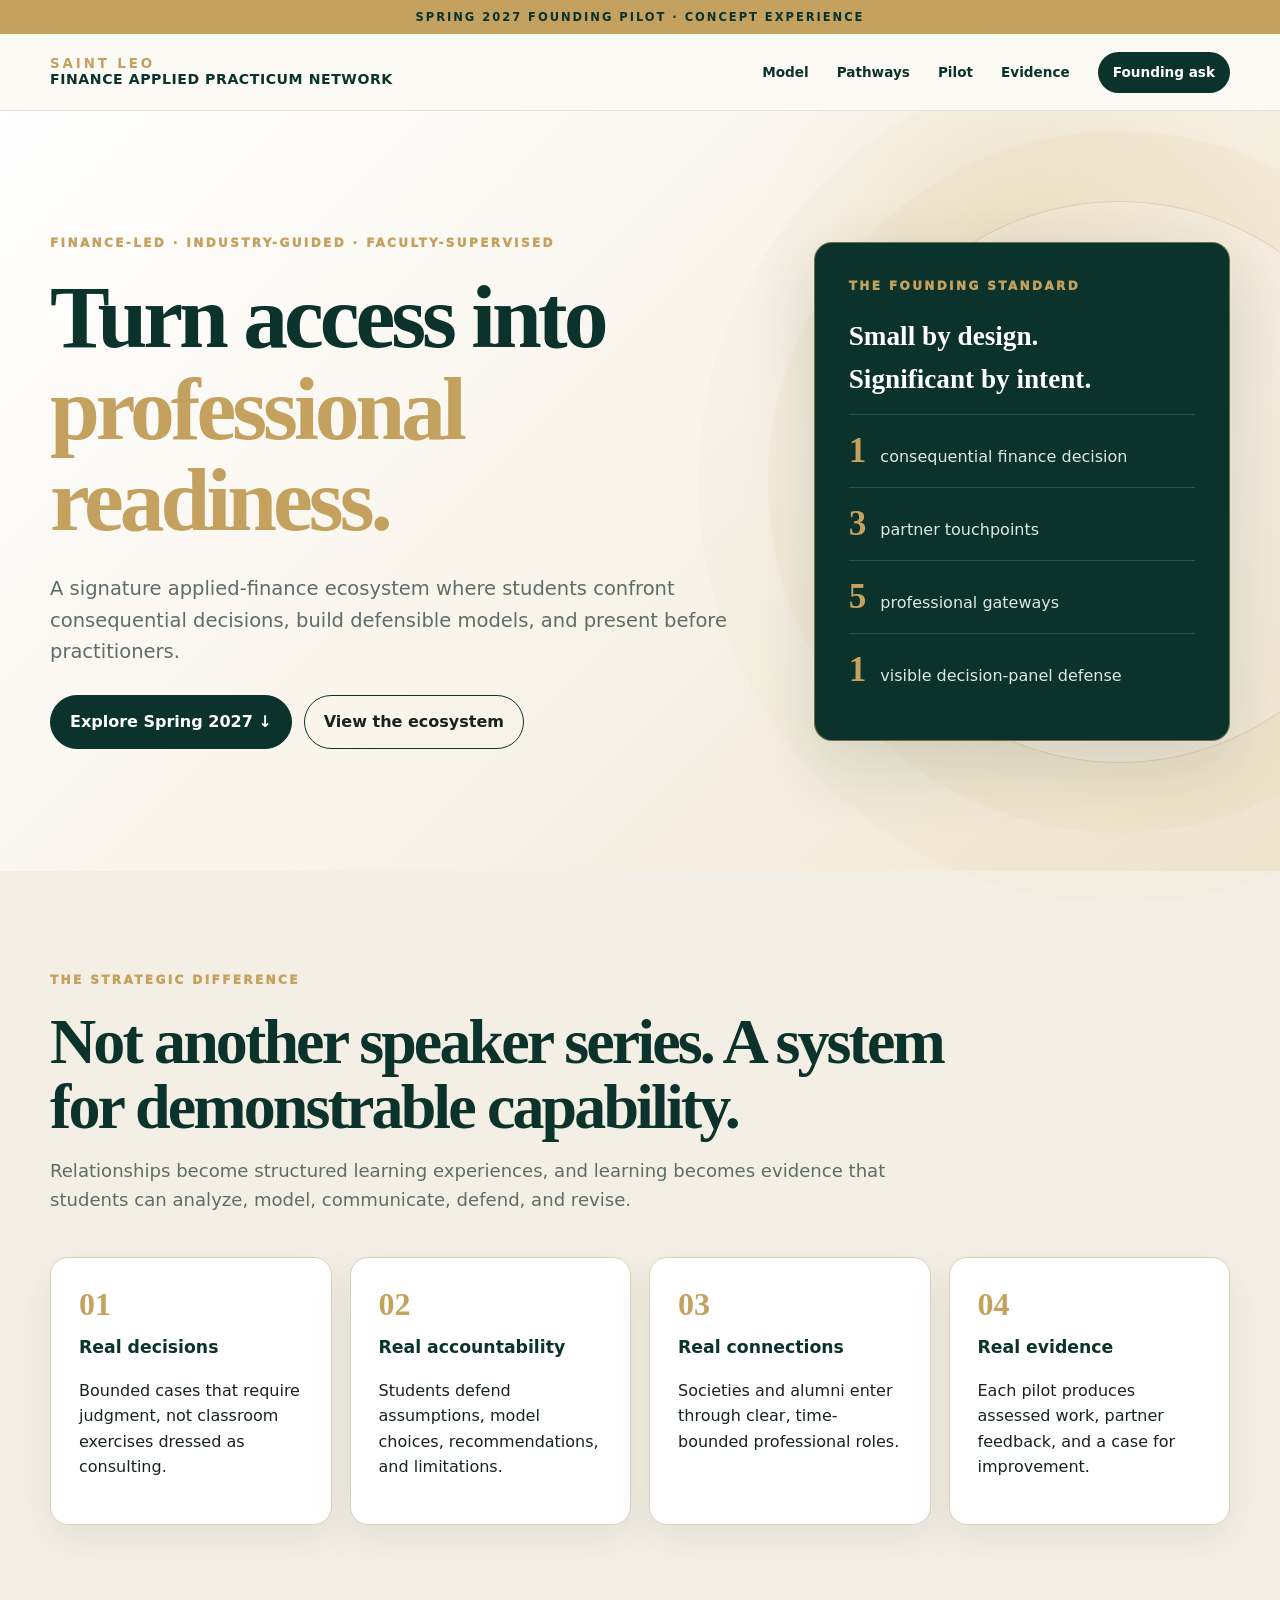
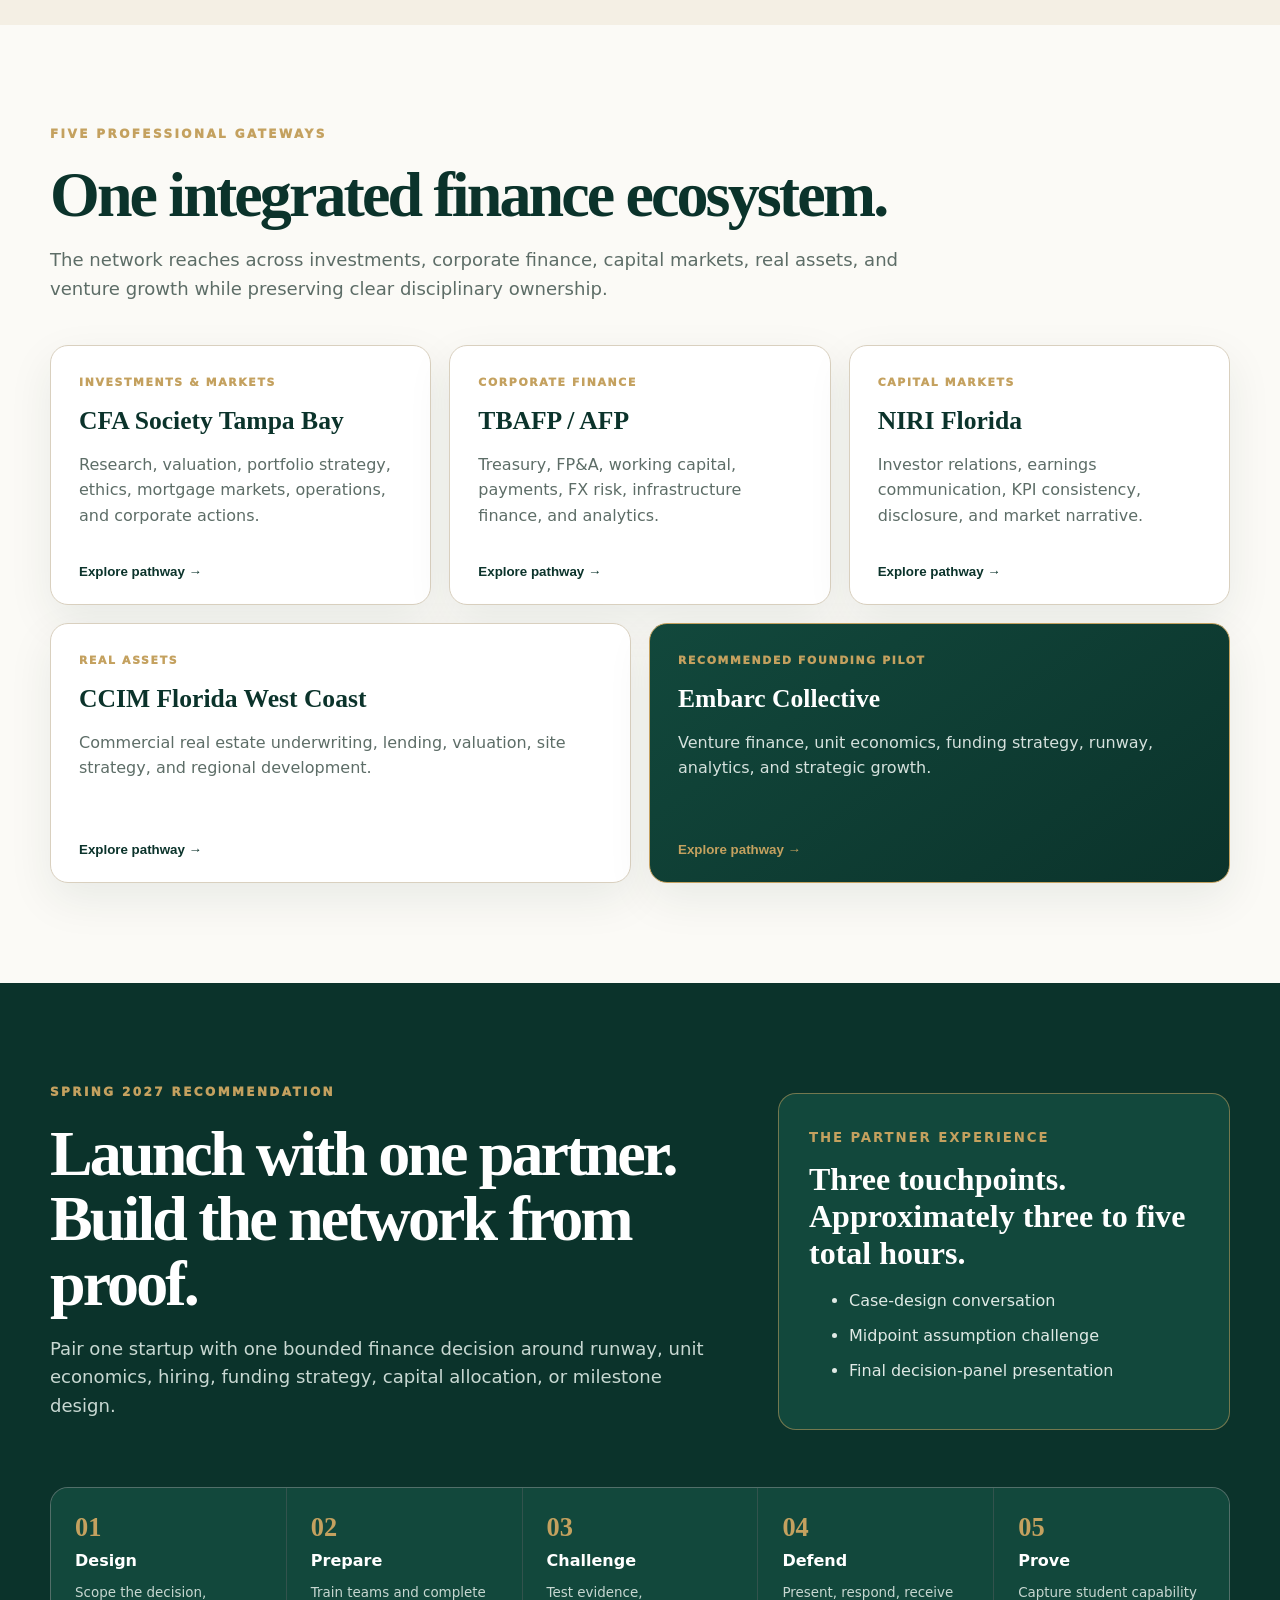
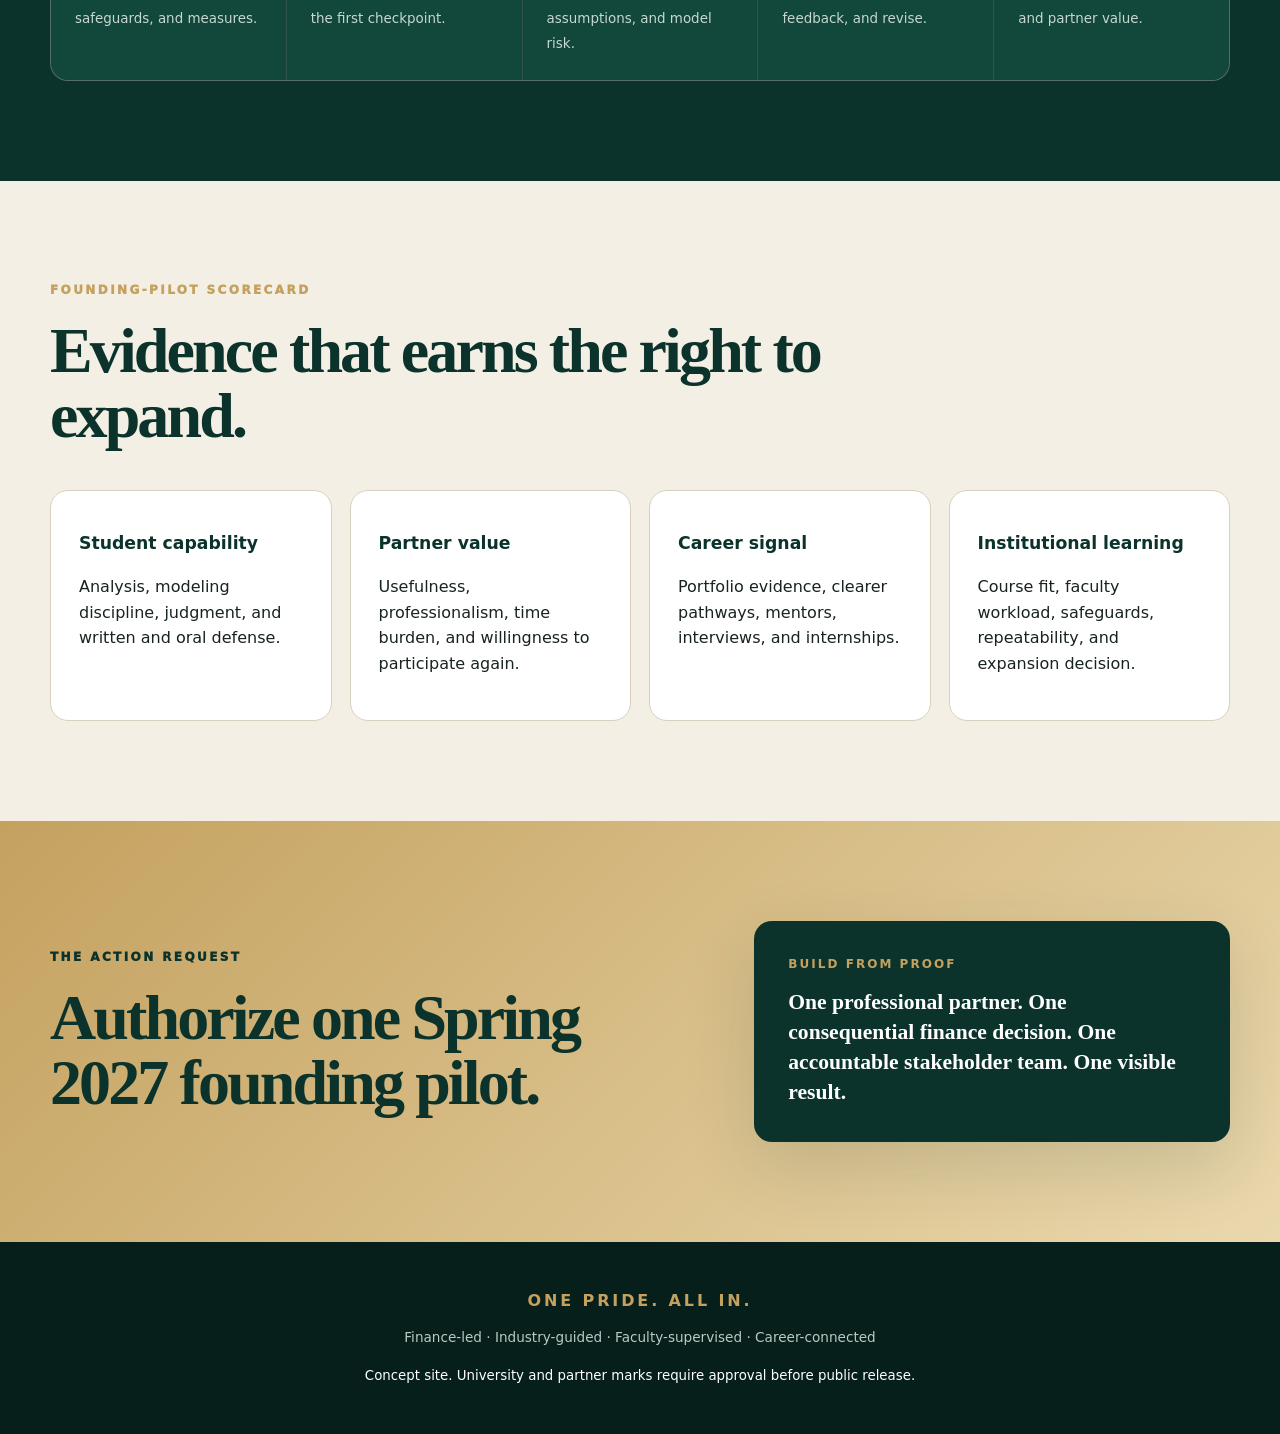
<file: index.html>
<!doctype html>
<html lang="en">
<head>
<meta charset="utf-8"><meta name="viewport" content="width=device-width,initial-scale=1"><meta name="theme-color" content="#0a2d26">
<title>Saint Leo Finance Applied Practicum Network</title>
<meta name="description" content="Spring 2027 founding pilot for the Saint Leo Finance Applied Practicum Network.">
<style>
:root{--forest:#0b332b;--forest2:#12483c;--forest3:#1d6553;--gold:#c4a15f;--gold2:#ead8ad;--cream:#f4efe4;--paper:#fbfaf6;--ink:#17231f;--slate:#5d6d67;--line:#d9d0bf;--white:#fff;--shadow:0 24px 70px rgba(11,51,43,.14);--radius:18px}*{box-sizing:border-box}html{scroll-behavior:smooth}body{margin:0;color:var(--ink);background:var(--paper);font:16px/1.6 Inter,ui-sans-serif,system-ui,-apple-system,"Segoe UI",sans-serif;overflow-x:hidden}a{color:inherit}.shell{width:min(1180px,calc(100% - 40px));margin:auto}.topbar{background:var(--gold);color:var(--forest);text-align:center;padding:8px 18px;font-size:.72rem;font-weight:900;letter-spacing:.17em}.nav{position:sticky;top:0;z-index:50;background:rgba(251,250,246,.9);backdrop-filter:blur(18px);border-bottom:1px solid rgba(11,51,43,.1)}.nav .shell{height:76px;display:flex;align-items:center;justify-content:space-between}.brand{text-decoration:none;display:grid;line-height:1.1}.brand small{color:var(--gold);font-weight:900;letter-spacing:.22em}.brand strong{color:var(--forest);font-size:.88rem;letter-spacing:.04em}.links{display:flex;gap:28px;align-items:center}.links a{text-decoration:none;color:var(--forest);font-size:.85rem;font-weight:800}.links .pill{background:var(--forest);color:#fff;padding:10px 15px;border-radius:999px}.hero{position:relative;min-height:760px;display:grid;align-items:center;background:radial-gradient(circle at 80% 22%,rgba(196,161,95,.22),transparent 23%),linear-gradient(135deg,#fff 0,#f8f3e9 55%,#efe5d1 100%);isolation:isolate}.hero:before{content:"";position:absolute;right:-120px;top:90px;width:560px;height:560px;border:1px solid rgba(196,161,95,.35);border-radius:50%;box-shadow:0 0 0 70px rgba(196,161,95,.06),0 0 0 140px rgba(196,161,95,.035);z-index:-1}.hero-grid{display:grid;grid-template-columns:1.25fr .75fr;gap:70px;align-items:center;padding:90px 0}.eyebrow{color:var(--gold);font-size:.75rem;letter-spacing:.2em;font-weight:950;margin-bottom:18px}.hero h1,.section h2,.final h2{font-family:Georgia,serif;letter-spacing:-.045em;line-height:1.02;margin:0;color:var(--forest)}.hero h1{font-size:clamp(3.5rem,7vw,6.7rem)}.hero h1 em{font-style:normal;color:var(--gold)}.lede{font-size:1.22rem;color:var(--slate);max-width:760px;margin:28px 0}.buttons{display:flex;flex-wrap:wrap;gap:12px}.btn{display:inline-flex;align-items:center;gap:9px;text-decoration:none;border-radius:999px;padding:13px 19px;font-weight:850;border:1px solid var(--forest)}.btn.primary{background:var(--forest);color:#fff}.btn:hover{transform:translateY(-2px)}.hero-panel{background:var(--forest);color:#fff;border-radius:var(--radius);padding:34px;box-shadow:var(--shadow);border:1px solid rgba(196,161,95,.55)}.hero-panel h3{font-family:Georgia,serif;font-size:1.7rem;margin:0 0 12px;color:#fff}.metric{display:flex;align-items:baseline;gap:14px;padding:16px 0;border-top:1px solid rgba(255,255,255,.14)}.metric strong{font:700 2.2rem Georgia;color:var(--gold)}.metric span{color:#dce8e4}.section{padding:100px 0}.section.alt{background:var(--cream)}.section.dark{background:var(--forest);color:#fff}.section h2,.final h2{font-size:clamp(2.6rem,5vw,4.8rem);max-width:930px}.section.dark h2{color:#fff}.intro{font-size:1.13rem;color:var(--slate);max-width:850px}.section.dark .intro{color:#c8d8d2}.promise-grid,.score-grid{display:grid;grid-template-columns:repeat(4,1fr);gap:18px;margin-top:42px}.card{background:#fff;border:1px solid var(--line);border-radius:var(--radius);padding:28px;box-shadow:0 14px 40px rgba(11,51,43,.08);transition:.25s}.card:hover{transform:translateY(-5px);box-shadow:var(--shadow)}.card .num{font:700 2rem Georgia;color:var(--gold)}.card h3{color:var(--forest);margin:11px 0 7px;font-size:1.08rem}.path-grid{display:grid;grid-template-columns:repeat(12,1fr);gap:18px;margin-top:42px}.path{grid-column:span 4;min-height:260px;position:relative;overflow:hidden;background:#fff;border:1px solid var(--line);border-radius:var(--radius);padding:28px;box-shadow:0 16px 45px rgba(11,51,43,.08)}.path:nth-child(4),.path:nth-child(5){grid-column:span 6}.path.featured{background:linear-gradient(145deg,var(--forest2),var(--forest));color:#fff;border-color:var(--gold)}.tag{font-size:.68rem;letter-spacing:.15em;color:var(--gold);font-weight:950}.path h3{font:700 1.6rem Georgia;color:var(--forest);margin:14px 0 8px}.path.featured h3{color:#fff}.path p{color:var(--slate)}.path.featured p{color:#d5e1dd}.path button{position:absolute;bottom:25px;left:28px;border:0;background:none;color:var(--forest);font-weight:900;padding:0;cursor:pointer}.path.featured button{color:var(--gold)}.pilot-banner{display:grid;grid-template-columns:1.2fr .8fr;gap:50px;align-items:center}.decision{background:var(--forest2);border:1px solid rgba(196,161,95,.55);border-radius:var(--radius);padding:30px}.decision small{color:var(--gold);font-weight:900;letter-spacing:.14em}.decision h3{font:700 2rem Georgia;margin:12px 0}.decision li{margin:9px 0;color:#e0eae6}.timeline{display:grid;grid-template-columns:repeat(5,1fr);gap:1px;background:rgba(255,255,255,.16);margin-top:48px;border:1px solid rgba(255,255,255,.16);border-radius:var(--radius);overflow:hidden}.step{background:var(--forest2);padding:24px}.step b{display:block;color:var(--gold);font:700 1.65rem Georgia}.step strong{display:block;margin:5px 0}.step span{font-size:.84rem;color:#c7d7d1}.score-grid .card{box-shadow:none}.final{padding:100px 0;background:linear-gradient(135deg,var(--gold),#ead8ad)}.final-grid{display:grid;grid-template-columns:1fr .75fr;gap:70px;align-items:center}.ask{background:var(--forest);color:#fff;border-radius:var(--radius);padding:34px;box-shadow:var(--shadow)}.ask strong{display:block;color:var(--gold);font-size:.75rem;letter-spacing:.17em;margin-bottom:12px}.ask p{font:700 1.35rem/1.4 Georgia;margin:0}.footer{background:#061f1a;color:#fff;padding:46px 0;text-align:center}.footer b{color:var(--gold);letter-spacing:.18em}.footer p{color:#b9cac4;font-size:.85rem}.modal{border:0;border-radius:var(--radius);padding:0;max-width:720px;width:calc(100% - 30px);box-shadow:0 35px 100px rgba(0,0,0,.35)}.modal::backdrop{background:rgba(4,24,20,.72);backdrop-filter:blur(6px)}.modal-inner{padding:34px;background:var(--paper)}.modal-head{display:flex;justify-content:space-between;gap:20px}.modal h3{font:700 2rem Georgia;color:var(--forest);margin:0}.close{border:0;background:var(--cream);border-radius:50%;width:38px;height:38px;font-size:1.2rem;cursor:pointer}.modal-list{display:grid;grid-template-columns:1fr 1fr;gap:14px;margin:24px 0}.modal-list div{background:#fff;border:1px solid var(--line);padding:17px;border-radius:12px}.modal-list b{display:block;color:var(--gold);font-size:.72rem;letter-spacing:.1em}.reveal{opacity:0;transform:translateY(22px);transition:.7s ease}.reveal.visible{opacity:1;transform:none}@media(max-width:900px){.links{display:none}.hero-grid,.pilot-banner,.final-grid{grid-template-columns:1fr}.hero{min-height:auto}.promise-grid,.score-grid{grid-template-columns:1fr 1fr}.path{grid-column:span 6!important}.timeline{grid-template-columns:1fr 1fr}.hero-panel{max-width:580px}}@media(max-width:620px){.shell{width:min(100% - 26px,1180px)}.hero-grid{padding:65px 0}.hero h1{font-size:3.15rem}.section,.final{padding:70px 0}.promise-grid,.score-grid,.timeline{grid-template-columns:1fr}.path{grid-column:span 12!important}.modal-list{grid-template-columns:1fr}.topbar{letter-spacing:.09em}}
</style>
</head>
<body>
<div class="topbar">SPRING 2027 FOUNDING PILOT · CONCEPT EXPERIENCE</div>
<header class="nav"><div class="shell"><a class="brand" href="#top"><small>SAINT LEO</small><strong>FINANCE APPLIED PRACTICUM NETWORK</strong></a><nav class="links"><a href="#model">Model</a><a href="#pathways">Pathways</a><a href="#pilot">Pilot</a><a href="#evidence">Evidence</a><a class="pill" href="#action">Founding ask</a></nav></div></header>
<main id="top">
<section class="hero"><div class="shell hero-grid"><div><div class="eyebrow">FINANCE-LED · INDUSTRY-GUIDED · FACULTY-SUPERVISED</div><h1>Turn access into <em>professional readiness.</em></h1><p class="lede">A signature applied-finance ecosystem where students confront consequential decisions, build defensible models, and present before practitioners.</p><div class="buttons"><a class="btn primary" href="#pilot">Explore Spring 2027 ↓</a><a class="btn" href="#pathways">View the ecosystem</a></div></div><aside class="hero-panel"><div class="eyebrow">THE FOUNDING STANDARD</div><h3>Small by design.<br>Significant by intent.</h3><div class="metric"><strong>1</strong><span>consequential finance decision</span></div><div class="metric"><strong>3</strong><span>partner touchpoints</span></div><div class="metric"><strong>5</strong><span>professional gateways</span></div><div class="metric"><strong>1</strong><span>visible decision-panel defense</span></div></aside></div></section>
<section id="model" class="section alt"><div class="shell reveal"><div class="eyebrow">THE STRATEGIC DIFFERENCE</div><h2>Not another speaker series. A system for demonstrable capability.</h2><p class="intro">Relationships become structured learning experiences, and learning becomes evidence that students can analyze, model, communicate, defend, and revise.</p><div class="promise-grid"><article class="card"><span class="num">01</span><h3>Real decisions</h3><p>Bounded cases that require judgment, not classroom exercises dressed as consulting.</p></article><article class="card"><span class="num">02</span><h3>Real accountability</h3><p>Students defend assumptions, model choices, recommendations, and limitations.</p></article><article class="card"><span class="num">03</span><h3>Real connections</h3><p>Societies and alumni enter through clear, time-bounded professional roles.</p></article><article class="card"><span class="num">04</span><h3>Real evidence</h3><p>Each pilot produces assessed work, partner feedback, and a case for improvement.</p></article></div></div></section>
<section id="pathways" class="section"><div class="shell reveal"><div class="eyebrow">FIVE PROFESSIONAL GATEWAYS</div><h2>One integrated finance ecosystem.</h2><p class="intro">The network reaches across investments, corporate finance, capital markets, real assets, and venture growth while preserving clear disciplinary ownership.</p><div class="path-grid">
<article class="path"><div class="tag">INVESTMENTS & MARKETS</div><h3>CFA Society Tampa Bay</h3><p>Research, valuation, portfolio strategy, ethics, mortgage markets, operations, and corporate actions.</p><button data-path="cfa">Explore pathway →</button></article>
<article class="path"><div class="tag">CORPORATE FINANCE</div><h3>TBAFP / AFP</h3><p>Treasury, FP&amp;A, working capital, payments, FX risk, infrastructure finance, and analytics.</p><button data-path="tbafp">Explore pathway →</button></article>
<article class="path"><div class="tag">CAPITAL MARKETS</div><h3>NIRI Florida</h3><p>Investor relations, earnings communication, KPI consistency, disclosure, and market narrative.</p><button data-path="niri">Explore pathway →</button></article>
<article class="path"><div class="tag">REAL ASSETS</div><h3>CCIM Florida West Coast</h3><p>Commercial real estate underwriting, lending, valuation, site strategy, and regional development.</p><button data-path="ccim">Explore pathway →</button></article>
<article class="path featured"><div class="tag">RECOMMENDED FOUNDING PILOT</div><h3>Embarc Collective</h3><p>Venture finance, unit economics, funding strategy, runway, analytics, and strategic growth.</p><button data-path="embarc">Explore pathway →</button></article>
</div></div></section>
<section id="pilot" class="section dark"><div class="shell reveal"><div class="pilot-banner"><div><div class="eyebrow">SPRING 2027 RECOMMENDATION</div><h2>Launch with one partner. Build the network from proof.</h2><p class="intro">Pair one startup with one bounded finance decision around runway, unit economics, hiring, funding strategy, capital allocation, or milestone design.</p></div><aside class="decision"><small>THE PARTNER EXPERIENCE</small><h3>Three touchpoints. Approximately three to five total hours.</h3><ul><li>Case-design conversation</li><li>Midpoint assumption challenge</li><li>Final decision-panel presentation</li></ul></aside></div><div class="timeline"><div class="step"><b>01</b><strong>Design</strong><span>Scope the decision, safeguards, and measures.</span></div><div class="step"><b>02</b><strong>Prepare</strong><span>Train teams and complete the first checkpoint.</span></div><div class="step"><b>03</b><strong>Challenge</strong><span>Test evidence, assumptions, and model risk.</span></div><div class="step"><b>04</b><strong>Defend</strong><span>Present, respond, receive feedback, and revise.</span></div><div class="step"><b>05</b><strong>Prove</strong><span>Capture student capability and partner value.</span></div></div></div></section>
<section id="evidence" class="section alt"><div class="shell reveal"><div class="eyebrow">FOUNDING-PILOT SCORECARD</div><h2>Evidence that earns the right to expand.</h2><div class="score-grid"><article class="card"><h3>Student capability</h3><p>Analysis, modeling discipline, judgment, and written and oral defense.</p></article><article class="card"><h3>Partner value</h3><p>Usefulness, professionalism, time burden, and willingness to participate again.</p></article><article class="card"><h3>Career signal</h3><p>Portfolio evidence, clearer pathways, mentors, interviews, and internships.</p></article><article class="card"><h3>Institutional learning</h3><p>Course fit, faculty workload, safeguards, repeatability, and expansion decision.</p></article></div></div></section>
<section id="action" class="final"><div class="shell final-grid reveal"><div><div class="eyebrow" style="color:var(--forest)">THE ACTION REQUEST</div><h2>Authorize one Spring 2027 founding pilot.</h2></div><div class="ask"><strong>BUILD FROM PROOF</strong><p>One professional partner. One consequential finance decision. One accountable stakeholder team. One visible result.</p></div></div></section>
</main>
<footer class="footer"><div class="shell"><b>ONE PRIDE. ALL IN.</b><p>Finance-led · Industry-guided · Faculty-supervised · Career-connected</p><small>Concept site. University and partner marks require approval before public release.</small></div></footer>
<dialog id="modal" class="modal"><div class="modal-inner"><div class="modal-head"><div><div id="modalTag" class="eyebrow"></div><h3 id="modalTitle"></h3></div><button class="close" aria-label="Close">×</button></div><p id="modalCopy"></p><div id="modalList" class="modal-list"></div><a class="btn primary" href="#pilot" onclick="document.querySelector('#modal').close()">See the pilot architecture</a></div></dialog>
<script>
const data={cfa:{tag:'INVESTMENTS & MARKETS',title:'CFA Society Tampa Bay',copy:'Students build, defend, and revise investment conclusions under professional challenge.',items:[['Decision','Public-company valuation and portfolio fit'],['Evidence','Model, risk dashboard, committee memorandum, defense'],['Finance lead','Zachary Smith'],['Spring ask','One case lead and two reviewers']]},tbafp:{tag:'CORPORATE FINANCE',title:'TBAFP / AFP',copy:'Students convert operating assumptions into liquidity, risk, and capital-allocation decisions.',items:[['Decision','13-week cash forecast with a liquidity shock'],['Evidence','Forecast, diagnostic, dashboard, CFO memorandum'],['Finance lead','Zachary Smith'],['Spring ask','Corporate, banking, and payments review panel']]},niri:{tag:'CAPITAL MARKETS',title:'NIRI Florida',copy:'Students connect financial analysis to credible, consistent communication under questioning.',items:[['Decision','Simulated quarterly communications package'],['Evidence','Earnings analysis, deck, Q&A brief, live simulation'],['Finance lead','Zachary Smith'],['Need','Direct NIRI relationship owner']]},ccim:{tag:'REAL ASSETS',title:'CCIM Florida West Coast',copy:'Students underwrite property decisions and defend assumptions that drive return and risk.',items:[['Decision','Acquisition and financing recommendation'],['Evidence','Underwriting, debt analysis, scenarios, memorandum'],['Finance lead','Zachary Smith'],['Economics lead','Patrick Ryan Murphy']]},embarc:{tag:'FOUNDING PILOT',title:'Embarc Collective',copy:'Students help founders see the economics, financing choices, and decision triggers behind growth.',items:[['Decision','Runway, unit economics, hiring, or funding'],['Evidence','Integrated model, dashboard, funding matrix, memo'],['Finance lead & architect','Zachary Smith'],['Touchpoints','Launch, midpoint challenge, final panel']]}};
const modal=document.querySelector('#modal');document.querySelectorAll('[data-path]').forEach(b=>b.onclick=()=>{const x=data[b.dataset.path];modalTag.textContent=x.tag;modalTitle.textContent=x.title;modalCopy.textContent=x.copy;modalList.innerHTML=x.items.map(i=>`<div><b>${i[0]}</b>${i[1]}</div>`).join('');modal.showModal()});document.querySelector('.close').onclick=()=>modal.close();modal.onclick=e=>{if(e.target===modal)modal.close()};
const io=new IntersectionObserver(es=>es.forEach(e=>{if(e.isIntersecting)e.target.classList.add('visible')}),{threshold:.12});document.querySelectorAll('.reveal').forEach(x=>io.observe(x));
</script>
</body></html>
</file>
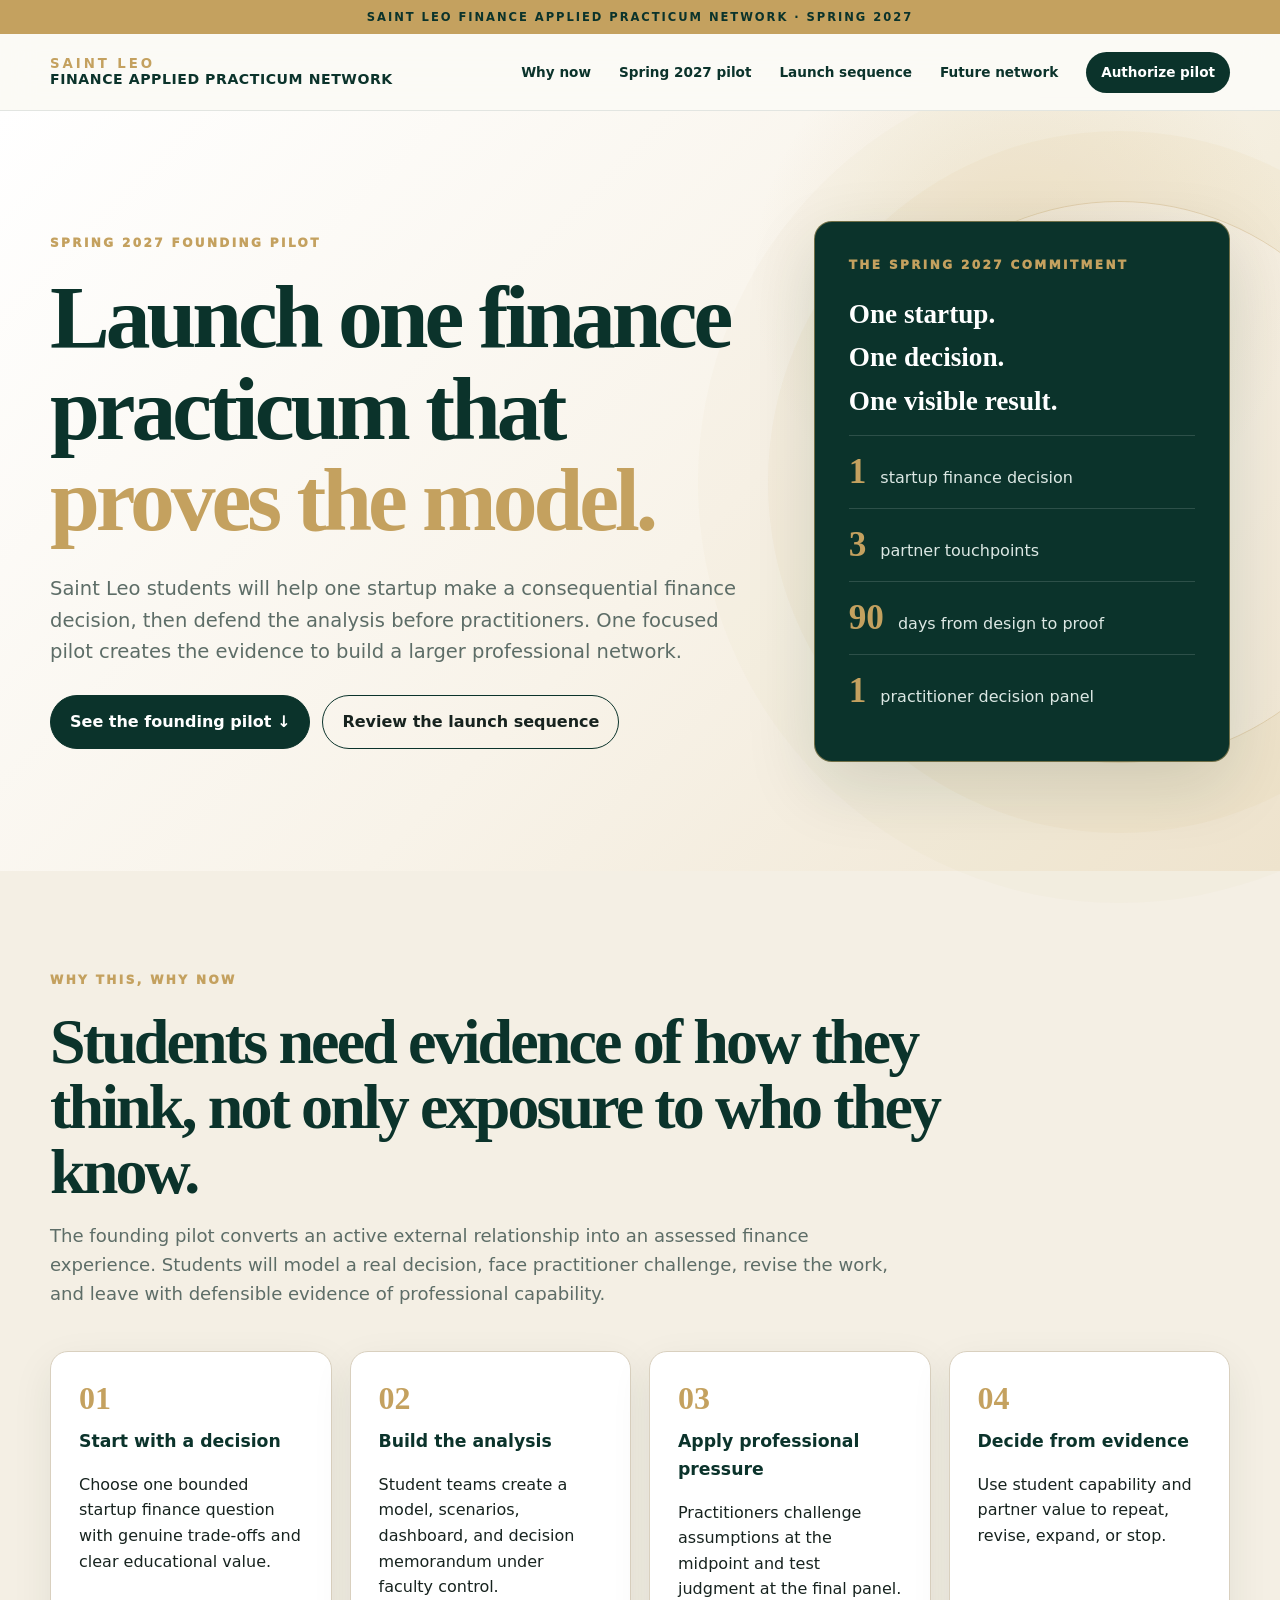
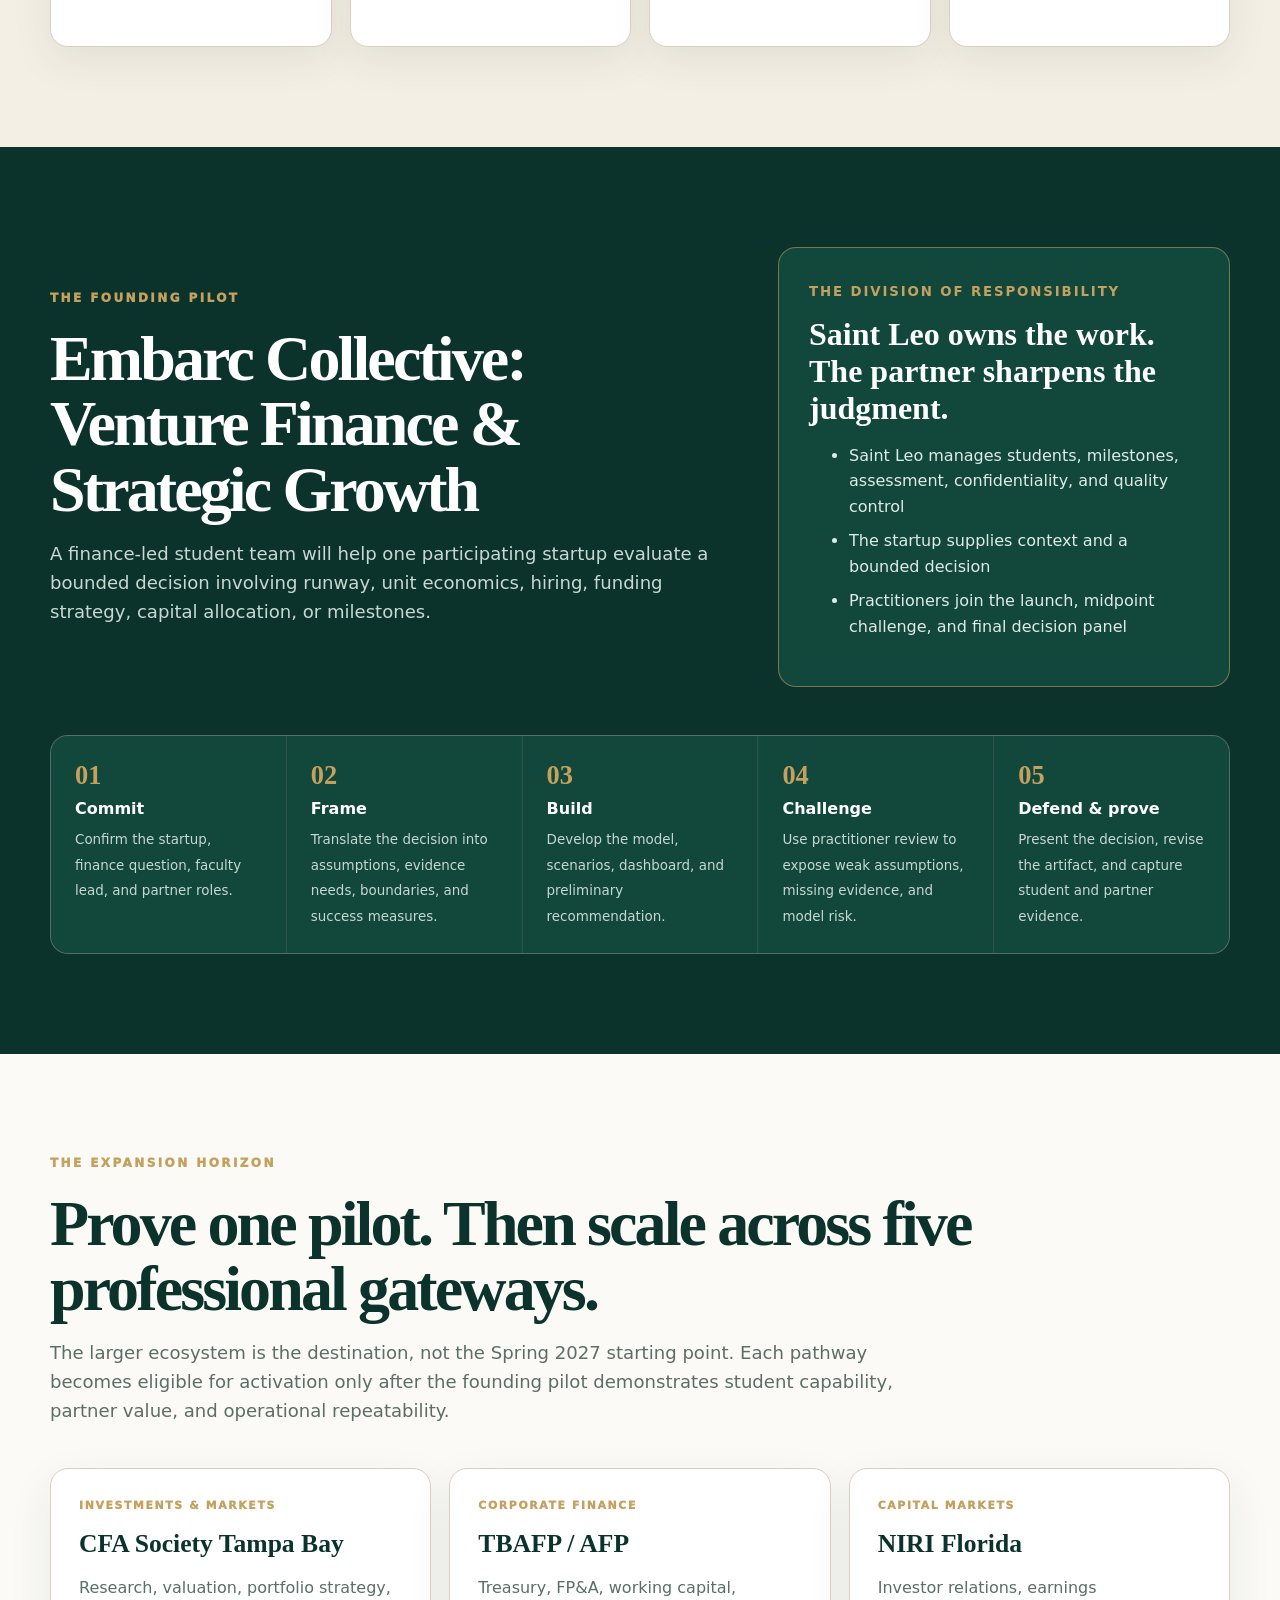
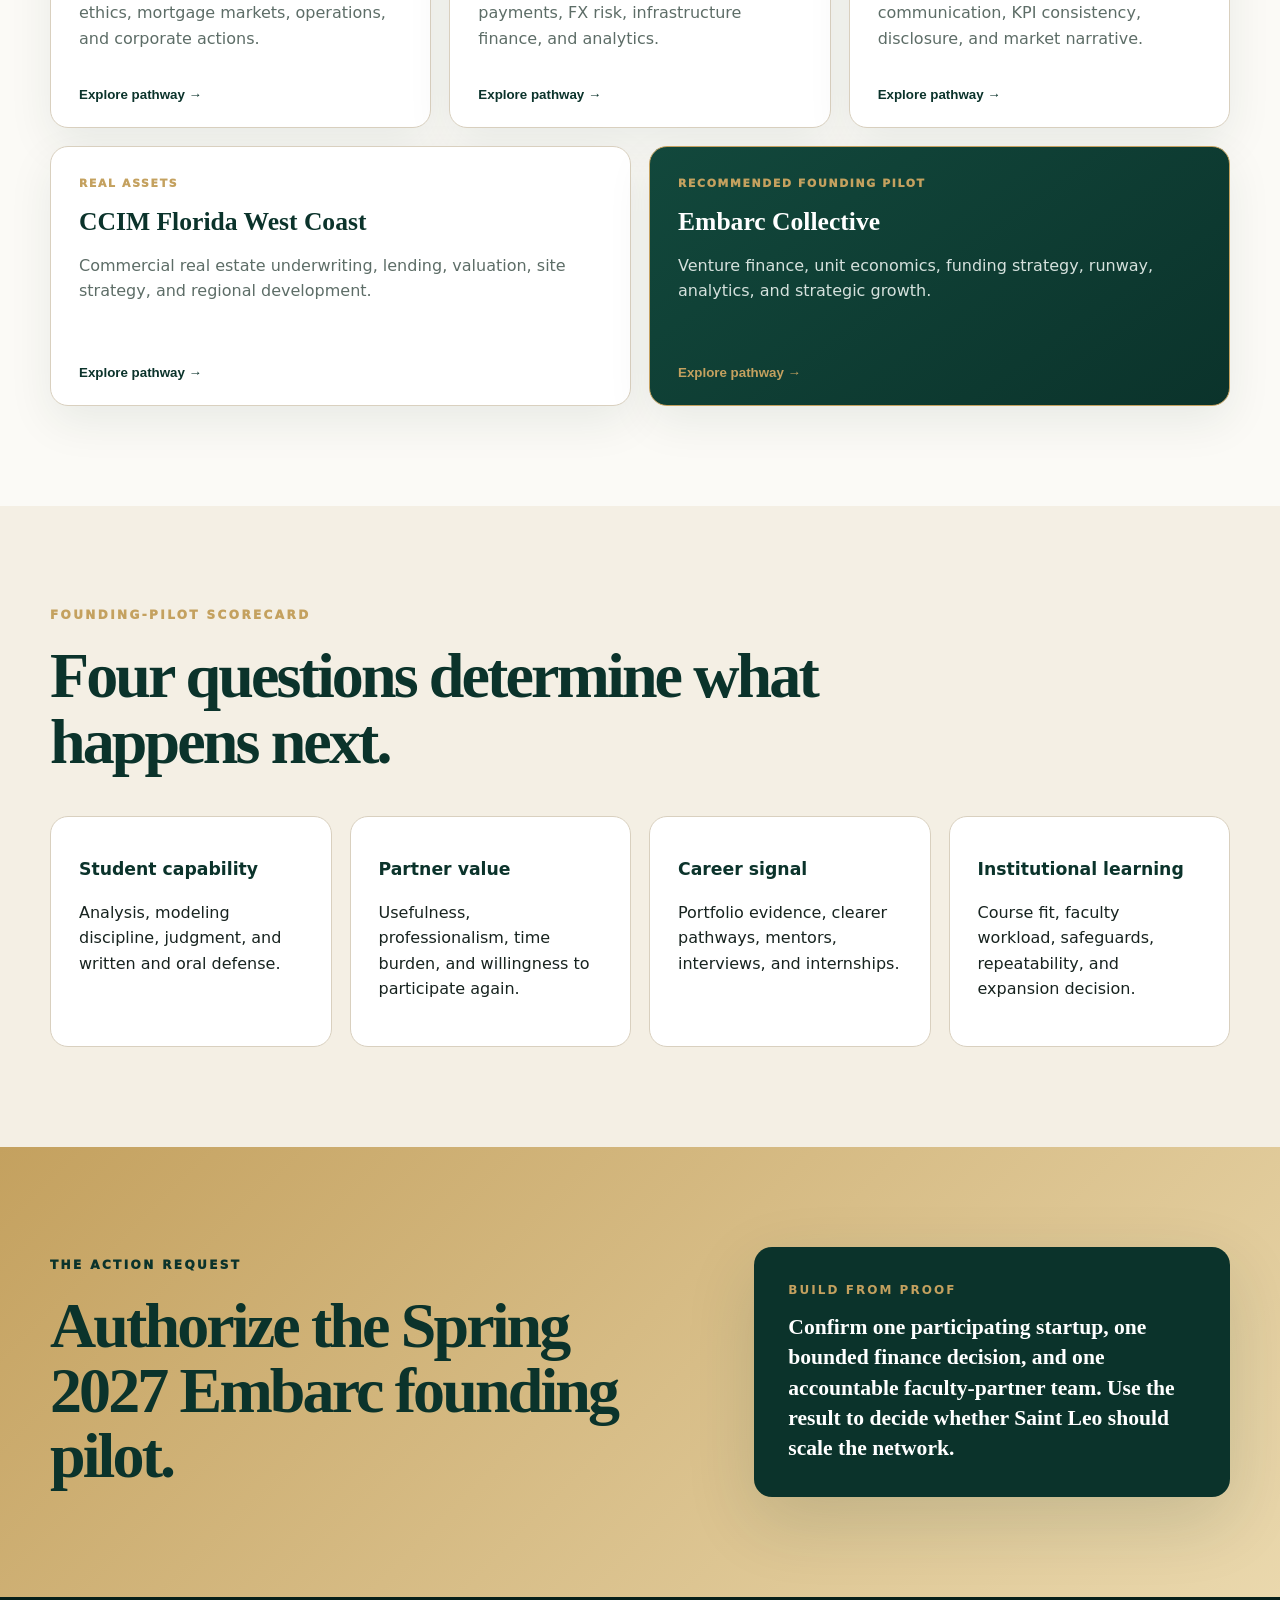
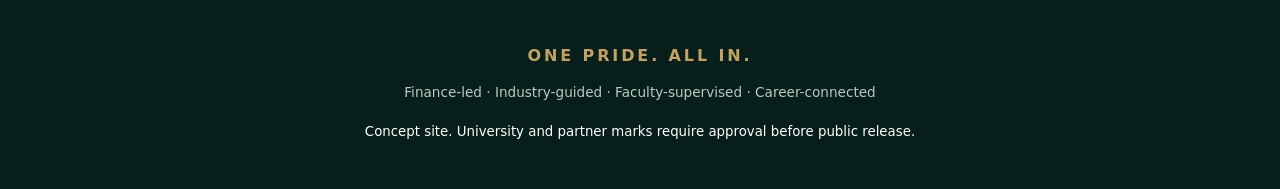
<file: site/index.html>
<!doctype html>
<html lang="en">
<head>
<meta charset="utf-8"><meta name="viewport" content="width=device-width,initial-scale=1"><meta name="theme-color" content="#0a2d26">
<title>Spring 2027 Founding Pilot | Finance Applied Practicum Network</title>
<meta name="description" content="Spring 2027 founding pilot for the Saint Leo Finance Applied Practicum Network.">
<style>
:root{--forest:#0b332b;--forest2:#12483c;--forest3:#1d6553;--gold:#c4a15f;--gold2:#ead8ad;--cream:#f4efe4;--paper:#fbfaf6;--ink:#17231f;--slate:#5d6d67;--line:#d9d0bf;--white:#fff;--shadow:0 24px 70px rgba(11,51,43,.14);--radius:18px}*{box-sizing:border-box}html{scroll-behavior:smooth}body{margin:0;color:var(--ink);background:var(--paper);font:16px/1.6 Inter,ui-sans-serif,system-ui,-apple-system,"Segoe UI",sans-serif;overflow-x:hidden}a{color:inherit}.shell{width:min(1180px,calc(100% - 40px));margin:auto}.topbar{background:var(--gold);color:var(--forest);text-align:center;padding:8px 18px;font-size:.72rem;font-weight:900;letter-spacing:.17em}.nav{position:sticky;top:0;z-index:50;background:rgba(251,250,246,.9);backdrop-filter:blur(18px);border-bottom:1px solid rgba(11,51,43,.1)}.nav .shell{height:76px;display:flex;align-items:center;justify-content:space-between}.brand{text-decoration:none;display:grid;line-height:1.1}.brand small{color:var(--gold);font-weight:900;letter-spacing:.22em}.brand strong{color:var(--forest);font-size:.88rem;letter-spacing:.04em}.links{display:flex;gap:28px;align-items:center}.links a{text-decoration:none;color:var(--forest);font-size:.85rem;font-weight:800}.links .pill{background:var(--forest);color:#fff;padding:10px 15px;border-radius:999px}.hero{position:relative;min-height:760px;display:grid;align-items:center;background:radial-gradient(circle at 80% 22%,rgba(196,161,95,.22),transparent 23%),linear-gradient(135deg,#fff 0,#f8f3e9 55%,#efe5d1 100%);isolation:isolate}.hero:before{content:"";position:absolute;right:-120px;top:90px;width:560px;height:560px;border:1px solid rgba(196,161,95,.35);border-radius:50%;box-shadow:0 0 0 70px rgba(196,161,95,.06),0 0 0 140px rgba(196,161,95,.035);z-index:-1}.hero-grid{display:grid;grid-template-columns:1.25fr .75fr;gap:70px;align-items:center;padding:90px 0}.eyebrow{color:var(--gold);font-size:.75rem;letter-spacing:.2em;font-weight:950;margin-bottom:18px}.hero h1,.section h2,.final h2{font-family:Georgia,serif;letter-spacing:-.045em;line-height:1.02;margin:0;color:var(--forest)}.hero h1{font-size:clamp(3.5rem,7vw,6.7rem)}.hero h1 em{font-style:normal;color:var(--gold)}.lede{font-size:1.22rem;color:var(--slate);max-width:760px;margin:28px 0}.buttons{display:flex;flex-wrap:wrap;gap:12px}.btn{display:inline-flex;align-items:center;gap:9px;text-decoration:none;border-radius:999px;padding:13px 19px;font-weight:850;border:1px solid var(--forest)}.btn.primary{background:var(--forest);color:#fff}.btn:hover{transform:translateY(-2px)}.hero-panel{background:var(--forest);color:#fff;border-radius:var(--radius);padding:34px;box-shadow:var(--shadow);border:1px solid rgba(196,161,95,.55)}.hero-panel h3{font-family:Georgia,serif;font-size:1.7rem;margin:0 0 12px;color:#fff}.metric{display:flex;align-items:baseline;gap:14px;padding:16px 0;border-top:1px solid rgba(255,255,255,.14)}.metric strong{font:700 2.2rem Georgia;color:var(--gold)}.metric span{color:#dce8e4}.section{padding:100px 0}.section.alt{background:var(--cream)}.section.dark{background:var(--forest);color:#fff}.section h2,.final h2{font-size:clamp(2.6rem,5vw,4.8rem);max-width:930px}.section.dark h2{color:#fff}.intro{font-size:1.13rem;color:var(--slate);max-width:850px}.section.dark .intro{color:#c8d8d2}.promise-grid,.score-grid{display:grid;grid-template-columns:repeat(4,1fr);gap:18px;margin-top:42px}.card{background:#fff;border:1px solid var(--line);border-radius:var(--radius);padding:28px;box-shadow:0 14px 40px rgba(11,51,43,.08);transition:.25s}.card:hover{transform:translateY(-5px);box-shadow:var(--shadow)}.card .num{font:700 2rem Georgia;color:var(--gold)}.card h3{color:var(--forest);margin:11px 0 7px;font-size:1.08rem}.path-grid{display:grid;grid-template-columns:repeat(12,1fr);gap:18px;margin-top:42px}.path{grid-column:span 4;min-height:260px;position:relative;overflow:hidden;background:#fff;border:1px solid var(--line);border-radius:var(--radius);padding:28px;box-shadow:0 16px 45px rgba(11,51,43,.08)}.path:nth-child(4),.path:nth-child(5){grid-column:span 6}.path.featured{background:linear-gradient(145deg,var(--forest2),var(--forest));color:#fff;border-color:var(--gold)}.tag{font-size:.68rem;letter-spacing:.15em;color:var(--gold);font-weight:950}.path h3{font:700 1.6rem Georgia;color:var(--forest);margin:14px 0 8px}.path.featured h3{color:#fff}.path p{color:var(--slate)}.path.featured p{color:#d5e1dd}.path button{position:absolute;bottom:25px;left:28px;border:0;background:none;color:var(--forest);font-weight:900;padding:0;cursor:pointer}.path.featured button{color:var(--gold)}.pilot-banner{display:grid;grid-template-columns:1.2fr .8fr;gap:50px;align-items:center}.decision{background:var(--forest2);border:1px solid rgba(196,161,95,.55);border-radius:var(--radius);padding:30px}.decision small{color:var(--gold);font-weight:900;letter-spacing:.14em}.decision h3{font:700 2rem Georgia;margin:12px 0}.decision li{margin:9px 0;color:#e0eae6}#sequence{scroll-margin-top:110px}.timeline{display:grid;grid-template-columns:repeat(5,1fr);gap:1px;background:rgba(255,255,255,.16);margin-top:48px;border:1px solid rgba(255,255,255,.16);border-radius:var(--radius);overflow:hidden}.step{background:var(--forest2);padding:24px}.step b{display:block;color:var(--gold);font:700 1.65rem Georgia}.step strong{display:block;margin:5px 0}.step span{font-size:.84rem;color:#c7d7d1}.score-grid .card{box-shadow:none}.final{padding:100px 0;background:linear-gradient(135deg,var(--gold),#ead8ad)}.final-grid{display:grid;grid-template-columns:1fr .75fr;gap:70px;align-items:center}.ask{background:var(--forest);color:#fff;border-radius:var(--radius);padding:34px;box-shadow:var(--shadow)}.ask strong{display:block;color:var(--gold);font-size:.75rem;letter-spacing:.17em;margin-bottom:12px}.ask p{font:700 1.35rem/1.4 Georgia;margin:0}.footer{background:#061f1a;color:#fff;padding:46px 0;text-align:center}.footer b{color:var(--gold);letter-spacing:.18em}.footer p{color:#b9cac4;font-size:.85rem}.modal{border:0;border-radius:var(--radius);padding:0;max-width:720px;width:calc(100% - 30px);box-shadow:0 35px 100px rgba(0,0,0,.35)}.modal::backdrop{background:rgba(4,24,20,.72);backdrop-filter:blur(6px)}.modal-inner{padding:34px;background:var(--paper)}.modal-head{display:flex;justify-content:space-between;gap:20px}.modal h3{font:700 2rem Georgia;color:var(--forest);margin:0}.close{border:0;background:var(--cream);border-radius:50%;width:38px;height:38px;font-size:1.2rem;cursor:pointer}.modal-list{display:grid;grid-template-columns:1fr 1fr;gap:14px;margin:24px 0}.modal-list div{background:#fff;border:1px solid var(--line);padding:17px;border-radius:12px}.modal-list b{display:block;color:var(--gold);font-size:.72rem;letter-spacing:.1em}.reveal{opacity:0;transform:translateY(22px);transition:.7s ease}.reveal.visible{opacity:1;transform:none}@media(max-width:900px){.links{display:none}.hero-grid,.pilot-banner,.final-grid{grid-template-columns:1fr}.hero{min-height:auto}.promise-grid,.score-grid{grid-template-columns:1fr 1fr}.path{grid-column:span 6!important}.timeline{grid-template-columns:1fr 1fr}.hero-panel{max-width:580px}}@media(max-width:620px){.shell{width:min(100% - 26px,1180px)}.hero-grid{padding:65px 0}.hero h1{font-size:3.15rem}.section,.final{padding:70px 0}.promise-grid,.score-grid,.timeline{grid-template-columns:1fr}.path{grid-column:span 12!important}.modal-list{grid-template-columns:1fr}.topbar{letter-spacing:.09em}}
</style>
</head>
<body>
<div class="topbar">SAINT LEO FINANCE APPLIED PRACTICUM NETWORK · SPRING 2027</div>
<header class="nav"><div class="shell"><a class="brand" href="#top"><small>SAINT LEO</small><strong>FINANCE APPLIED PRACTICUM NETWORK</strong></a><nav class="links"><a href="#case">Why now</a><a href="#pilot">Spring 2027 pilot</a><a href="#sequence">Launch sequence</a><a href="#pathways">Future network</a><a class="pill" href="#action">Authorize pilot</a></nav></div></header>
<main id="top">
<section class="hero"><div class="shell hero-grid"><div><div class="eyebrow">SPRING 2027 FOUNDING PILOT</div><h1>Launch one finance practicum that <em>proves the model.</em></h1><p class="lede">Saint Leo students will help one startup make a consequential finance decision, then defend the analysis before practitioners. One focused pilot creates the evidence to build a larger professional network.</p><div class="buttons"><a class="btn primary" href="#pilot">See the founding pilot ↓</a><a class="btn" href="#pathways">Review the launch sequence</a></div></div><aside class="hero-panel"><div class="eyebrow">THE SPRING 2027 COMMITMENT</div><h3>One startup.<br>One decision.<br>One visible result.</h3><div class="metric"><strong>1</strong><span>startup finance decision</span></div><div class="metric"><strong>3</strong><span>partner touchpoints</span></div><div class="metric"><strong>90</strong><span>days from design to proof</span></div><div class="metric"><strong>1</strong><span>practitioner decision panel</span></div></aside></div></section>
<section id="case" class="section alt"><div class="shell reveal"><div class="eyebrow">WHY THIS, WHY NOW</div><h2>Students need evidence of how they think, not only exposure to who they know.</h2><p class="intro">The founding pilot converts an active external relationship into an assessed finance experience. Students will model a real decision, face practitioner challenge, revise the work, and leave with defensible evidence of professional capability.</p><div class="promise-grid"><article class="card"><span class="num">01</span><h3>Start with a decision</h3><p>Choose one bounded startup finance question with genuine trade-offs and clear educational value.</p></article><article class="card"><span class="num">02</span><h3>Build the analysis</h3><p>Student teams create a model, scenarios, dashboard, and decision memorandum under faculty control.</p></article><article class="card"><span class="num">03</span><h3>Apply professional pressure</h3><p>Practitioners challenge assumptions at the midpoint and test judgment at the final panel.</p></article><article class="card"><span class="num">04</span><h3>Decide from evidence</h3><p>Use student capability and partner value to repeat, revise, expand, or stop.</p></article></div></div></section>
<section id="pilot" class="section dark"><div class="shell reveal"><div class="pilot-banner"><div><div class="eyebrow">THE FOUNDING PILOT</div><h2>Embarc Collective: Venture Finance & Strategic Growth</h2><p class="intro">A finance-led student team will help one participating startup evaluate a bounded decision involving runway, unit economics, hiring, funding strategy, capital allocation, or milestones.</p></div><aside class="decision"><small>THE DIVISION OF RESPONSIBILITY</small><h3>Saint Leo owns the work. The partner sharpens the judgment.</h3><ul><li>Saint Leo manages students, milestones, assessment, confidentiality, and quality control</li><li>The startup supplies context and a bounded decision</li><li>Practitioners join the launch, midpoint challenge, and final decision panel</li></ul></aside></div><div id="sequence" class="timeline"><div class="step"><b>01</b><strong>Commit</strong><span>Confirm the startup, finance question, faculty lead, and partner roles.</span></div><div class="step"><b>02</b><strong>Frame</strong><span>Translate the decision into assumptions, evidence needs, boundaries, and success measures.</span></div><div class="step"><b>03</b><strong>Build</strong><span>Develop the model, scenarios, dashboard, and preliminary recommendation.</span></div><div class="step"><b>04</b><strong>Challenge</strong><span>Use practitioner review to expose weak assumptions, missing evidence, and model risk.</span></div><div class="step"><b>05</b><strong>Defend & prove</strong><span>Present the decision, revise the artifact, and capture student and partner evidence.</span></div></div></div></section>
<section id="pathways" class="section"><div class="shell reveal"><div class="eyebrow">THE EXPANSION HORIZON</div><h2>Prove one pilot. Then scale across five professional gateways.</h2><p class="intro">The larger ecosystem is the destination, not the Spring 2027 starting point. Each pathway becomes eligible for activation only after the founding pilot demonstrates student capability, partner value, and operational repeatability.</p><div class="path-grid">
<article class="path"><div class="tag">INVESTMENTS & MARKETS</div><h3>CFA Society Tampa Bay</h3><p>Research, valuation, portfolio strategy, ethics, mortgage markets, operations, and corporate actions.</p><button data-path="cfa">Explore pathway →</button></article>
<article class="path"><div class="tag">CORPORATE FINANCE</div><h3>TBAFP / AFP</h3><p>Treasury, FP&amp;A, working capital, payments, FX risk, infrastructure finance, and analytics.</p><button data-path="tbafp">Explore pathway →</button></article>
<article class="path"><div class="tag">CAPITAL MARKETS</div><h3>NIRI Florida</h3><p>Investor relations, earnings communication, KPI consistency, disclosure, and market narrative.</p><button data-path="niri">Explore pathway →</button></article>
<article class="path"><div class="tag">REAL ASSETS</div><h3>CCIM Florida West Coast</h3><p>Commercial real estate underwriting, lending, valuation, site strategy, and regional development.</p><button data-path="ccim">Explore pathway →</button></article>
<article class="path featured"><div class="tag">RECOMMENDED FOUNDING PILOT</div><h3>Embarc Collective</h3><p>Venture finance, unit economics, funding strategy, runway, analytics, and strategic growth.</p><button data-path="embarc">Explore pathway →</button></article>
</div></div></section>
<section id="evidence" class="section alt"><div class="shell reveal"><div class="eyebrow">FOUNDING-PILOT SCORECARD</div><h2>Four questions determine what happens next.</h2><div class="score-grid"><article class="card"><h3>Student capability</h3><p>Analysis, modeling discipline, judgment, and written and oral defense.</p></article><article class="card"><h3>Partner value</h3><p>Usefulness, professionalism, time burden, and willingness to participate again.</p></article><article class="card"><h3>Career signal</h3><p>Portfolio evidence, clearer pathways, mentors, interviews, and internships.</p></article><article class="card"><h3>Institutional learning</h3><p>Course fit, faculty workload, safeguards, repeatability, and expansion decision.</p></article></div></div></section>
<section id="action" class="final"><div class="shell final-grid reveal"><div><div class="eyebrow" style="color:var(--forest)">THE ACTION REQUEST</div><h2>Authorize the Spring 2027 Embarc founding pilot.</h2></div><div class="ask"><strong>BUILD FROM PROOF</strong><p>Confirm one participating startup, one bounded finance decision, and one accountable faculty-partner team. Use the result to decide whether Saint Leo should scale the network.</p></div></div></section>
</main>
<footer class="footer"><div class="shell"><b>ONE PRIDE. ALL IN.</b><p>Finance-led · Industry-guided · Faculty-supervised · Career-connected</p><small>Concept site. University and partner marks require approval before public release.</small></div></footer>
<dialog id="modal" class="modal"><div class="modal-inner"><div class="modal-head"><div><div id="modalTag" class="eyebrow"></div><h3 id="modalTitle"></h3></div><button class="close" aria-label="Close">×</button></div><p id="modalCopy"></p><div id="modalList" class="modal-list"></div><a class="btn primary" href="#pilot" onclick="document.querySelector('#modal').close()">See the pilot architecture</a></div></dialog>
<script>
const data={cfa:{tag:'INVESTMENTS & MARKETS',title:'CFA Society Tampa Bay',copy:'Students build, defend, and revise investment conclusions under professional challenge.',items:[['Decision','Public-company valuation and portfolio fit'],['Evidence','Model, risk dashboard, committee memorandum, defense'],['Finance lead','Zachary Smith'],['Spring ask','One case lead and two reviewers']]},tbafp:{tag:'CORPORATE FINANCE',title:'TBAFP / AFP',copy:'Students convert operating assumptions into liquidity, risk, and capital-allocation decisions.',items:[['Decision','13-week cash forecast with a liquidity shock'],['Evidence','Forecast, diagnostic, dashboard, CFO memorandum'],['Finance lead','Zachary Smith'],['Spring ask','Corporate, banking, and payments review panel']]},niri:{tag:'CAPITAL MARKETS',title:'NIRI Florida',copy:'Students connect financial analysis to credible, consistent communication under questioning.',items:[['Decision','Simulated quarterly communications package'],['Evidence','Earnings analysis, deck, Q&A brief, live simulation'],['Finance lead','Zachary Smith'],['Need','Direct NIRI relationship owner']]},ccim:{tag:'REAL ASSETS',title:'CCIM Florida West Coast',copy:'Students underwrite property decisions and defend assumptions that drive return and risk.',items:[['Decision','Acquisition and financing recommendation'],['Evidence','Underwriting, debt analysis, scenarios, memorandum'],['Finance lead','Zachary Smith'],['Economics lead','Patrick Ryan Murphy']]},embarc:{tag:'FOUNDING PILOT',title:'Embarc Collective',copy:'Students help founders see the economics, financing choices, and decision triggers behind growth.',items:[['Decision','Runway, unit economics, hiring, or funding'],['Evidence','Integrated model, dashboard, funding matrix, memo'],['Finance lead & architect','Zachary Smith'],['Touchpoints','Launch, midpoint challenge, final panel']]}};
const modal=document.querySelector('#modal');document.querySelectorAll('[data-path]').forEach(b=>b.onclick=()=>{const x=data[b.dataset.path];modalTag.textContent=x.tag;modalTitle.textContent=x.title;modalCopy.textContent=x.copy;modalList.innerHTML=x.items.map(i=>`<div><b>${i[0]}</b>${i[1]}</div>`).join('');modal.showModal()});document.querySelector('.close').onclick=()=>modal.close();modal.onclick=e=>{if(e.target===modal)modal.close()};
const io=new IntersectionObserver(es=>es.forEach(e=>{if(e.isIntersecting)e.target.classList.add('visible')}),{threshold:.12});document.querySelectorAll('.reveal').forEach(x=>io.observe(x));
</script>
</body></html>
</file>
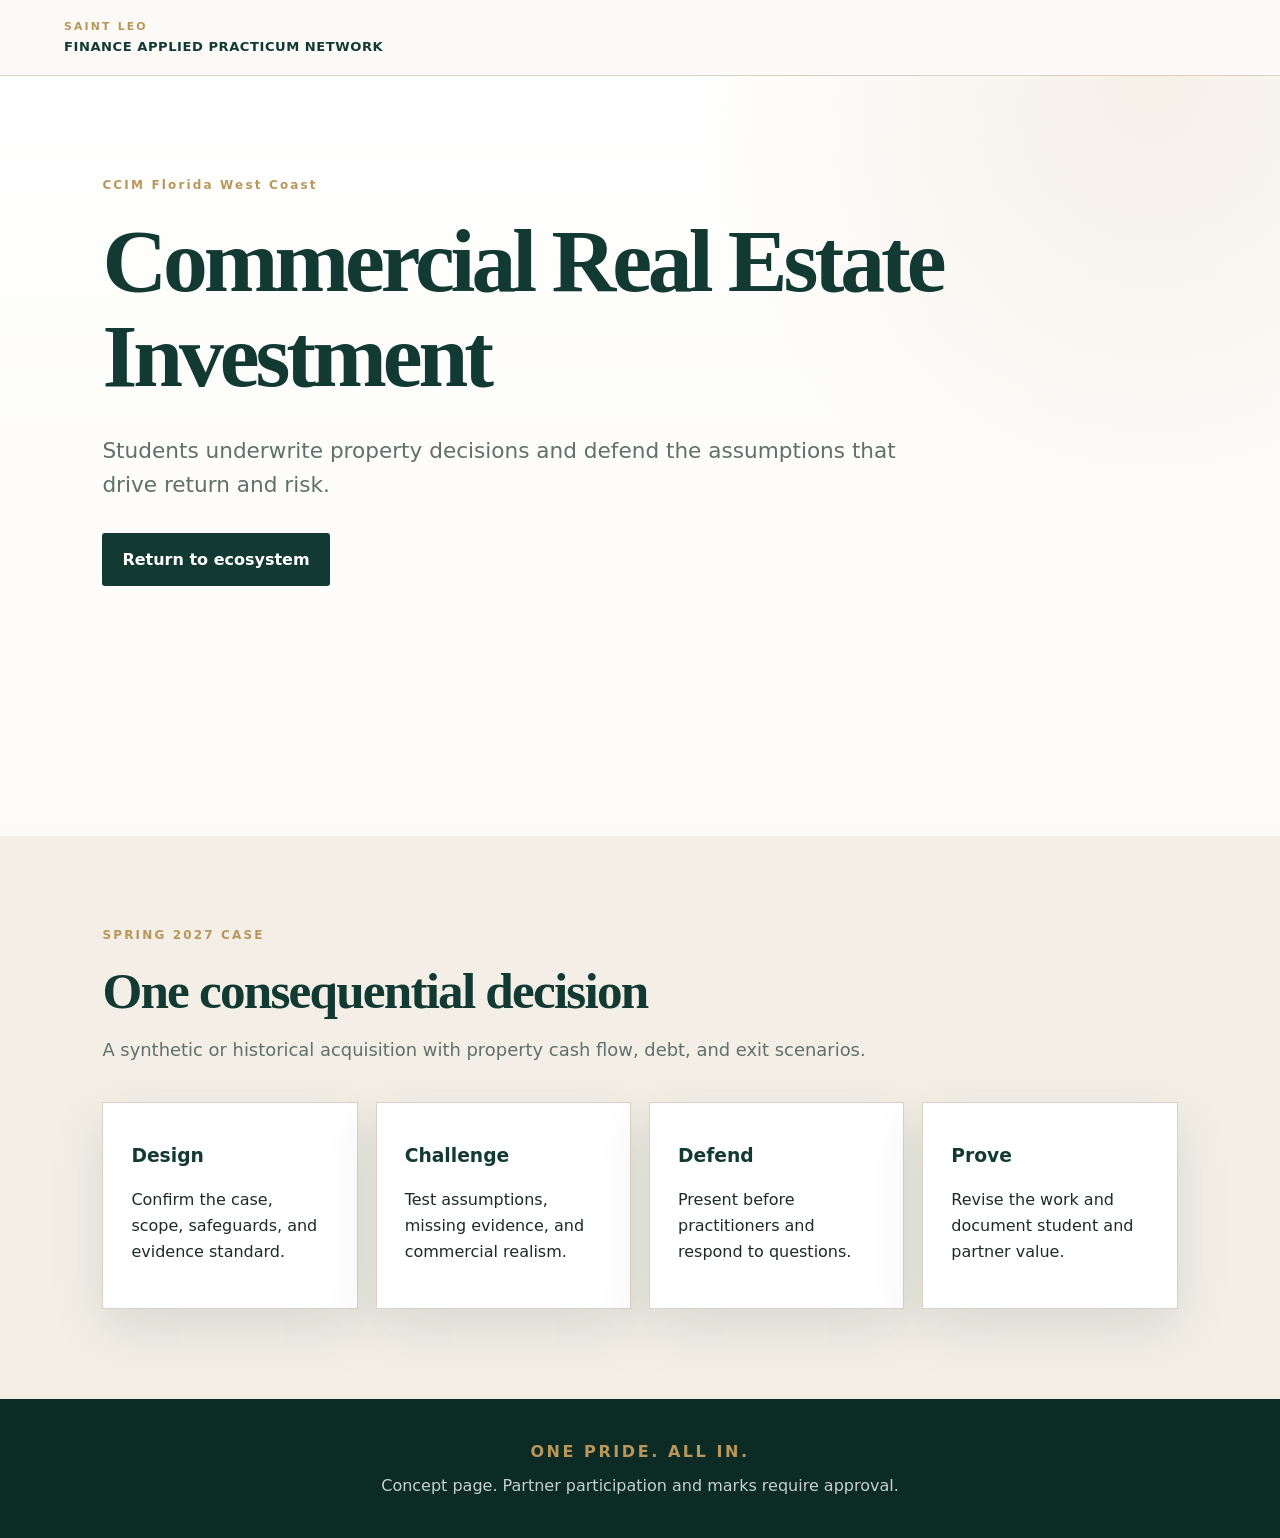
<file: site/practicums/ccim.html>
<!doctype html><html lang="en"><head><meta charset="utf-8"><meta name="viewport" content="width=device-width,initial-scale=1"><title>Commercial Real Estate Investment</title><link rel="stylesheet" href="../assets/styles.css"></head><body><header class="nav"><a class="brand" href="../index.html"><span>SAINT LEO</span><strong>FINANCE APPLIED PRACTICUM NETWORK</strong></a></header><main><section class="hero"><div class="eyebrow">CCIM Florida West Coast</div><h1>Commercial Real Estate Investment</h1><p class="lede">Students underwrite property decisions and defend the assumptions that drive return and risk.</p><div class="actions"><a class="button primary" href="../index.html#pathways">Return to ecosystem</a></div></section><section class="section light"><div class="eyebrow">SPRING 2027 CASE</div><h2>One consequential decision</h2><p class="intro">A synthetic or historical acquisition with property cash flow, debt, and exit scenarios.</p><div class="grid four"><article><h3>Design</h3><p>Confirm the case, scope, safeguards, and evidence standard.</p></article><article><h3>Challenge</h3><p>Test assumptions, missing evidence, and commercial realism.</p></article><article><h3>Defend</h3><p>Present before practitioners and respond to questions.</p></article><article><h3>Prove</h3><p>Revise the work and document student and partner value.</p></article></div></section></main><footer><strong>ONE PRIDE. ALL IN.</strong><span>Concept page. Partner participation and marks require approval.</span></footer></body></html>
</file>
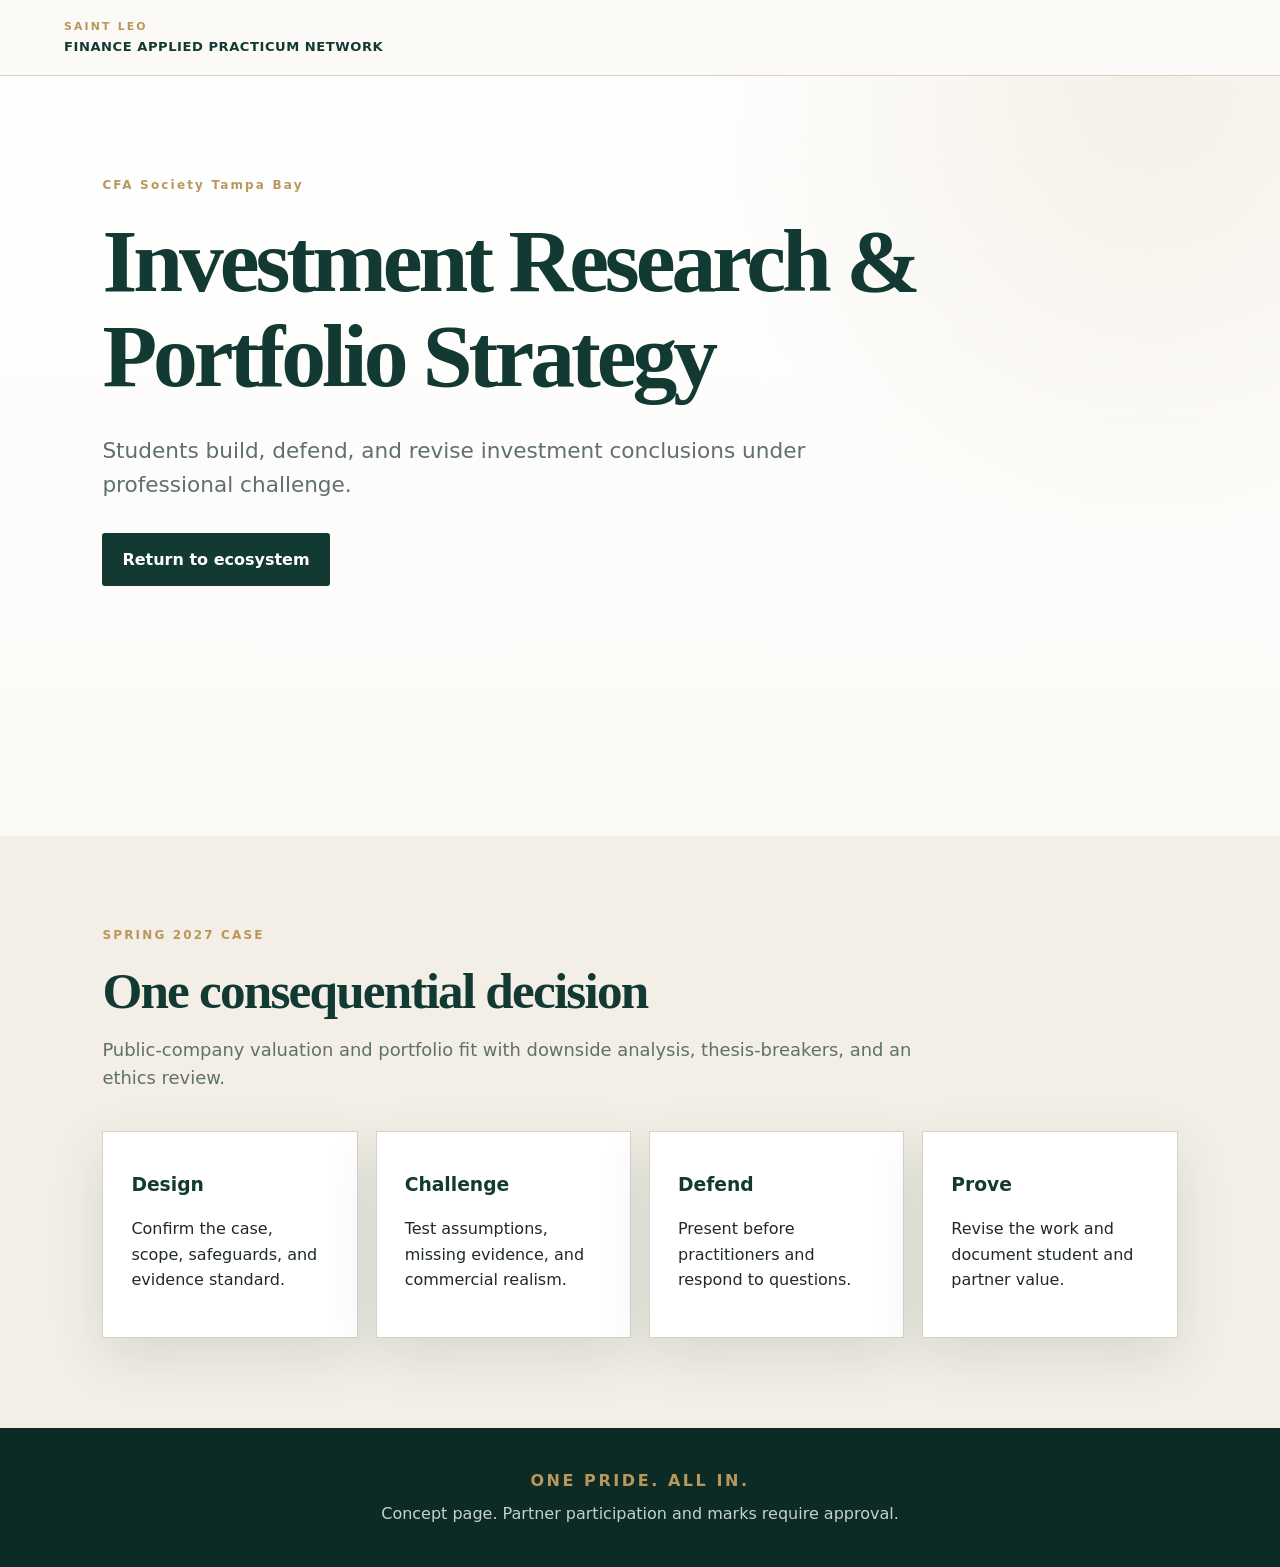
<file: site/practicums/cfa.html>
<!doctype html><html lang="en"><head><meta charset="utf-8"><meta name="viewport" content="width=device-width,initial-scale=1"><title>Investment Research & Portfolio Strategy</title><link rel="stylesheet" href="../assets/styles.css"></head><body><header class="nav"><a class="brand" href="../index.html"><span>SAINT LEO</span><strong>FINANCE APPLIED PRACTICUM NETWORK</strong></a></header><main><section class="hero"><div class="eyebrow">CFA Society Tampa Bay</div><h1>Investment Research & Portfolio Strategy</h1><p class="lede">Students build, defend, and revise investment conclusions under professional challenge.</p><div class="actions"><a class="button primary" href="../index.html#pathways">Return to ecosystem</a></div></section><section class="section light"><div class="eyebrow">SPRING 2027 CASE</div><h2>One consequential decision</h2><p class="intro">Public-company valuation and portfolio fit with downside analysis, thesis-breakers, and an ethics review.</p><div class="grid four"><article><h3>Design</h3><p>Confirm the case, scope, safeguards, and evidence standard.</p></article><article><h3>Challenge</h3><p>Test assumptions, missing evidence, and commercial realism.</p></article><article><h3>Defend</h3><p>Present before practitioners and respond to questions.</p></article><article><h3>Prove</h3><p>Revise the work and document student and partner value.</p></article></div></section></main><footer><strong>ONE PRIDE. ALL IN.</strong><span>Concept page. Partner participation and marks require approval.</span></footer></body></html>
</file>
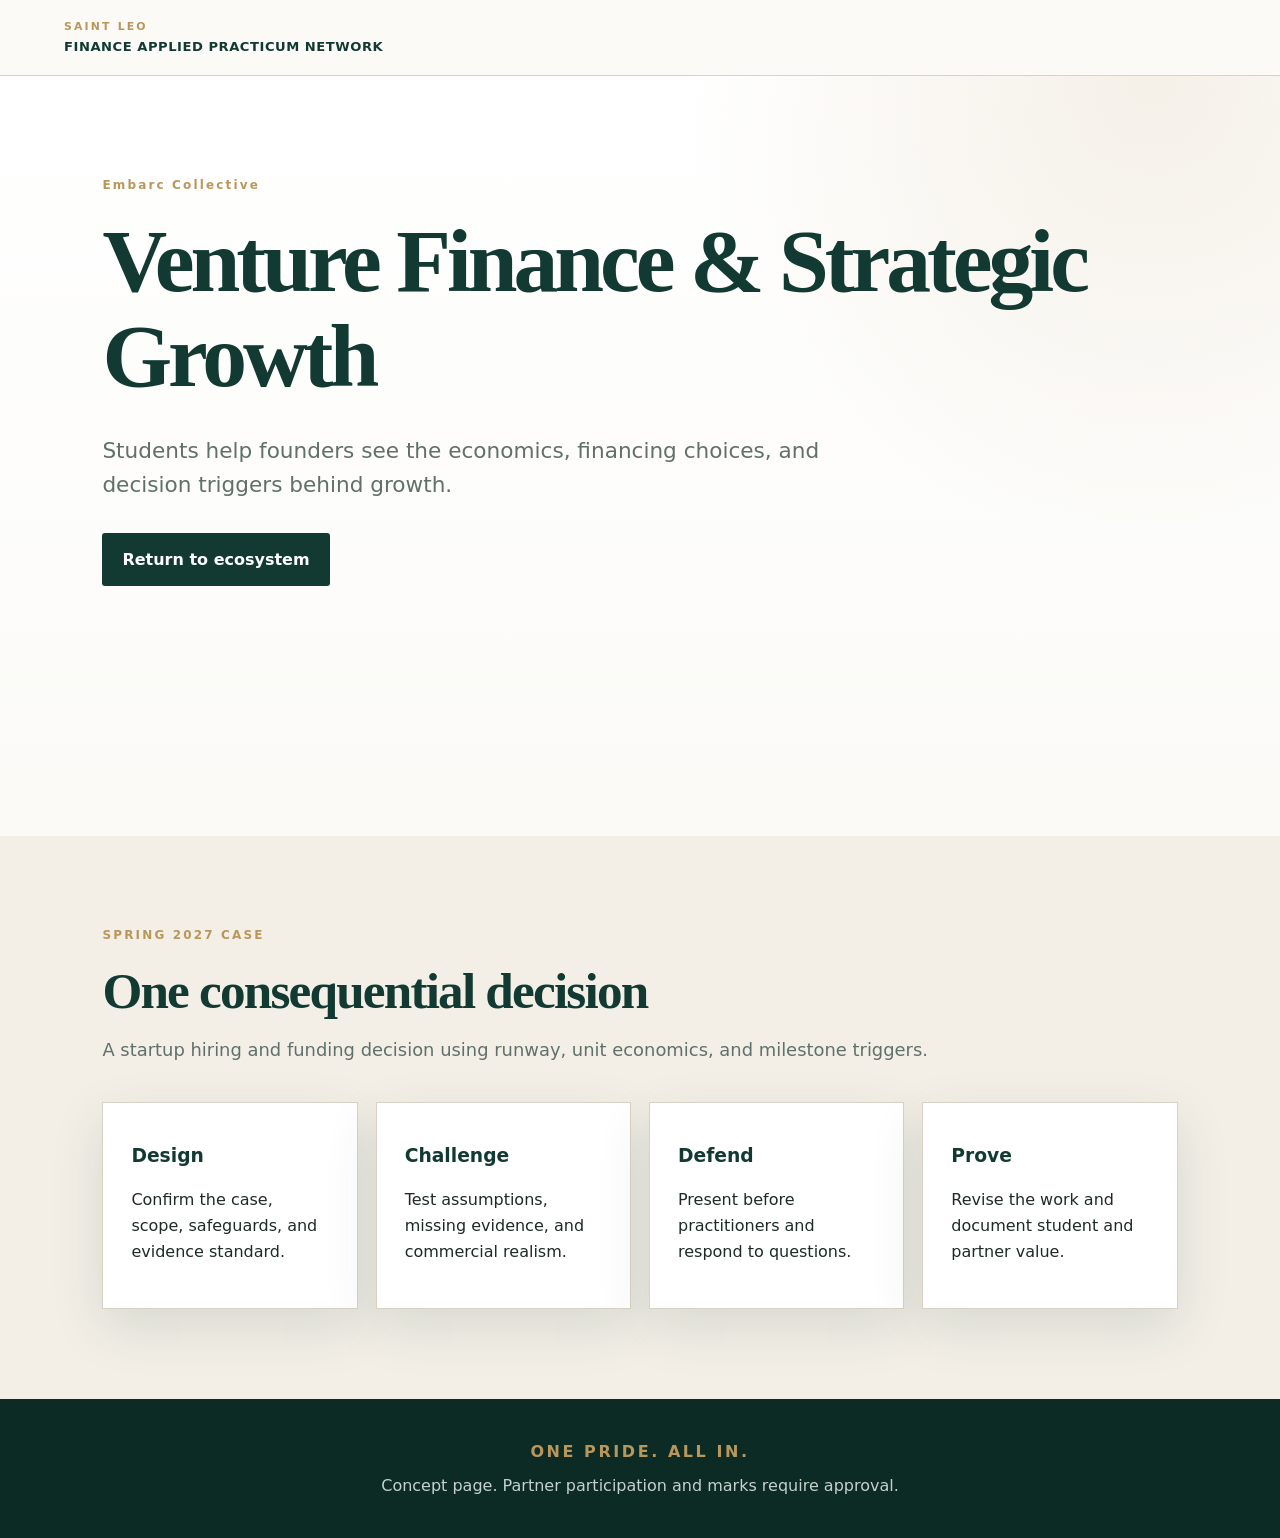
<file: site/practicums/embarc.html>
<!doctype html><html lang="en"><head><meta charset="utf-8"><meta name="viewport" content="width=device-width,initial-scale=1"><title>Venture Finance & Strategic Growth</title><link rel="stylesheet" href="../assets/styles.css"></head><body><header class="nav"><a class="brand" href="../index.html"><span>SAINT LEO</span><strong>FINANCE APPLIED PRACTICUM NETWORK</strong></a></header><main><section class="hero"><div class="eyebrow">Embarc Collective</div><h1>Venture Finance & Strategic Growth</h1><p class="lede">Students help founders see the economics, financing choices, and decision triggers behind growth.</p><div class="actions"><a class="button primary" href="../index.html#pathways">Return to ecosystem</a></div></section><section class="section light"><div class="eyebrow">SPRING 2027 CASE</div><h2>One consequential decision</h2><p class="intro">A startup hiring and funding decision using runway, unit economics, and milestone triggers.</p><div class="grid four"><article><h3>Design</h3><p>Confirm the case, scope, safeguards, and evidence standard.</p></article><article><h3>Challenge</h3><p>Test assumptions, missing evidence, and commercial realism.</p></article><article><h3>Defend</h3><p>Present before practitioners and respond to questions.</p></article><article><h3>Prove</h3><p>Revise the work and document student and partner value.</p></article></div></section></main><footer><strong>ONE PRIDE. ALL IN.</strong><span>Concept page. Partner participation and marks require approval.</span></footer></body></html>
</file>
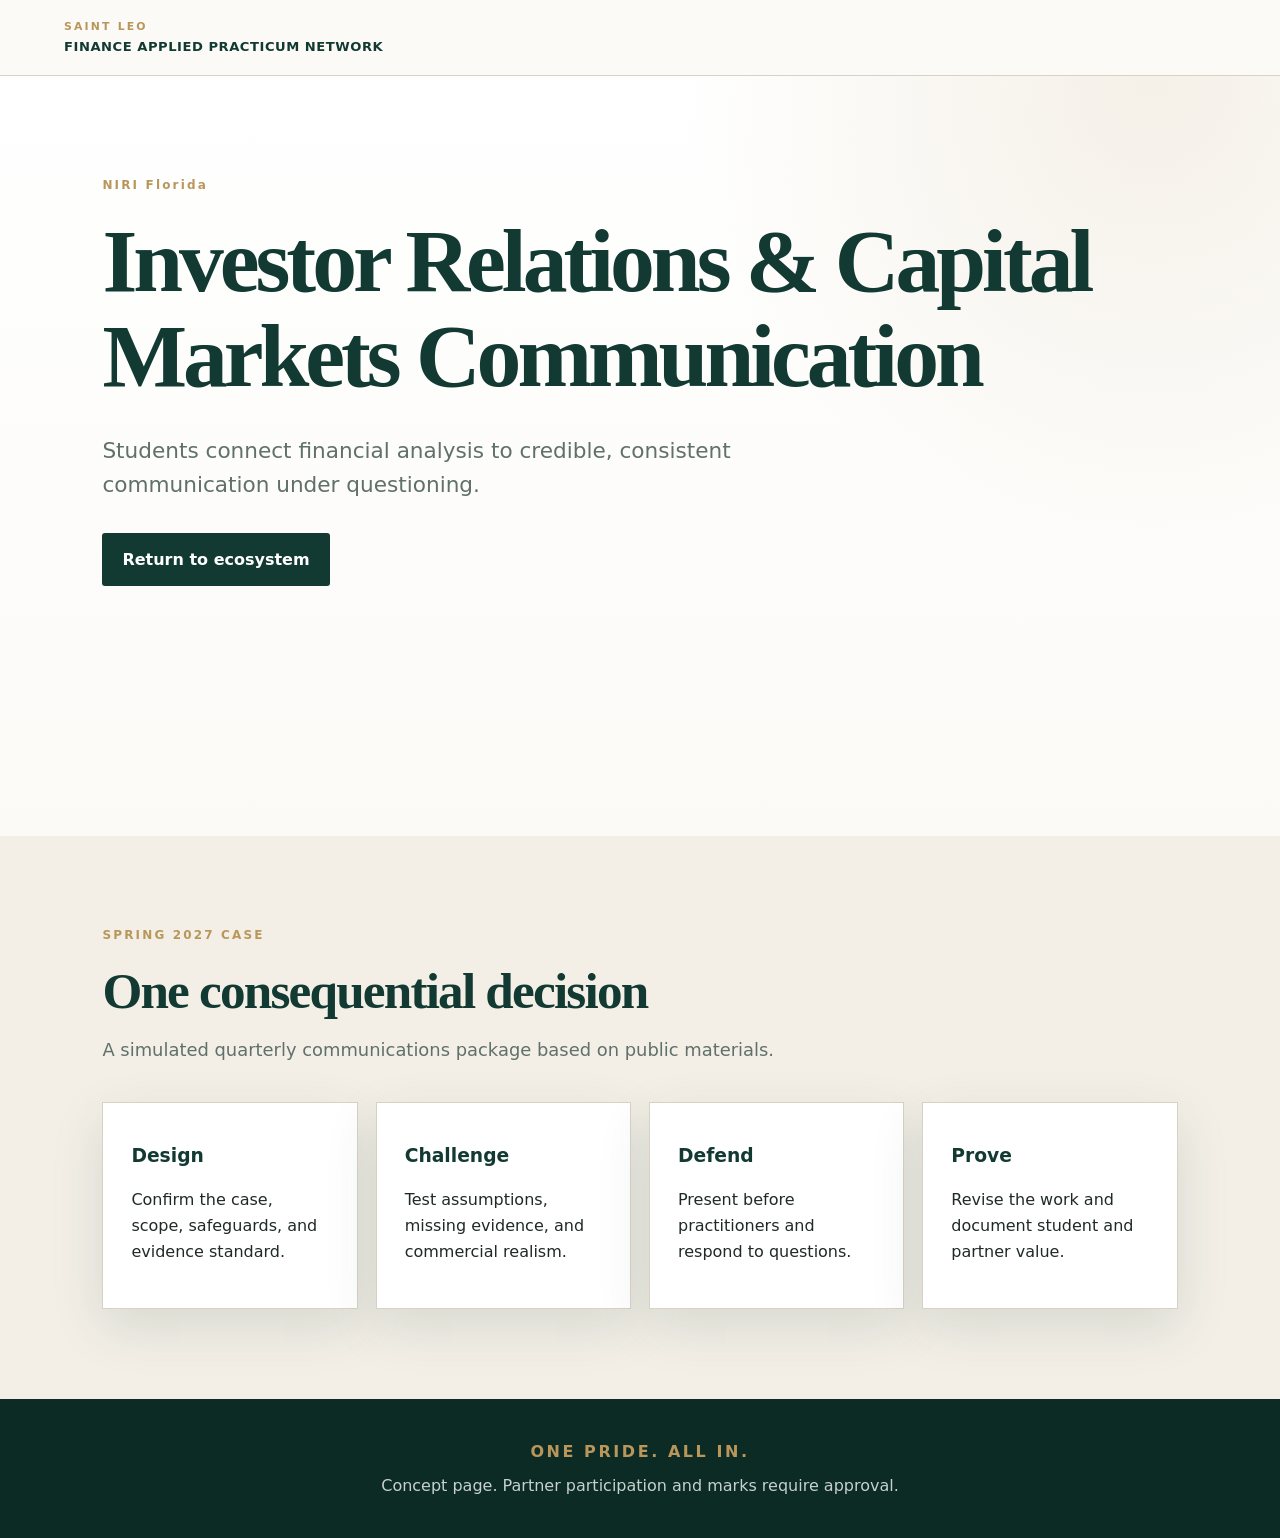
<file: site/practicums/niri.html>
<!doctype html><html lang="en"><head><meta charset="utf-8"><meta name="viewport" content="width=device-width,initial-scale=1"><title>Investor Relations & Capital Markets Communication</title><link rel="stylesheet" href="../assets/styles.css"></head><body><header class="nav"><a class="brand" href="../index.html"><span>SAINT LEO</span><strong>FINANCE APPLIED PRACTICUM NETWORK</strong></a></header><main><section class="hero"><div class="eyebrow">NIRI Florida</div><h1>Investor Relations & Capital Markets Communication</h1><p class="lede">Students connect financial analysis to credible, consistent communication under questioning.</p><div class="actions"><a class="button primary" href="../index.html#pathways">Return to ecosystem</a></div></section><section class="section light"><div class="eyebrow">SPRING 2027 CASE</div><h2>One consequential decision</h2><p class="intro">A simulated quarterly communications package based on public materials.</p><div class="grid four"><article><h3>Design</h3><p>Confirm the case, scope, safeguards, and evidence standard.</p></article><article><h3>Challenge</h3><p>Test assumptions, missing evidence, and commercial realism.</p></article><article><h3>Defend</h3><p>Present before practitioners and respond to questions.</p></article><article><h3>Prove</h3><p>Revise the work and document student and partner value.</p></article></div></section></main><footer><strong>ONE PRIDE. ALL IN.</strong><span>Concept page. Partner participation and marks require approval.</span></footer></body></html>
</file>
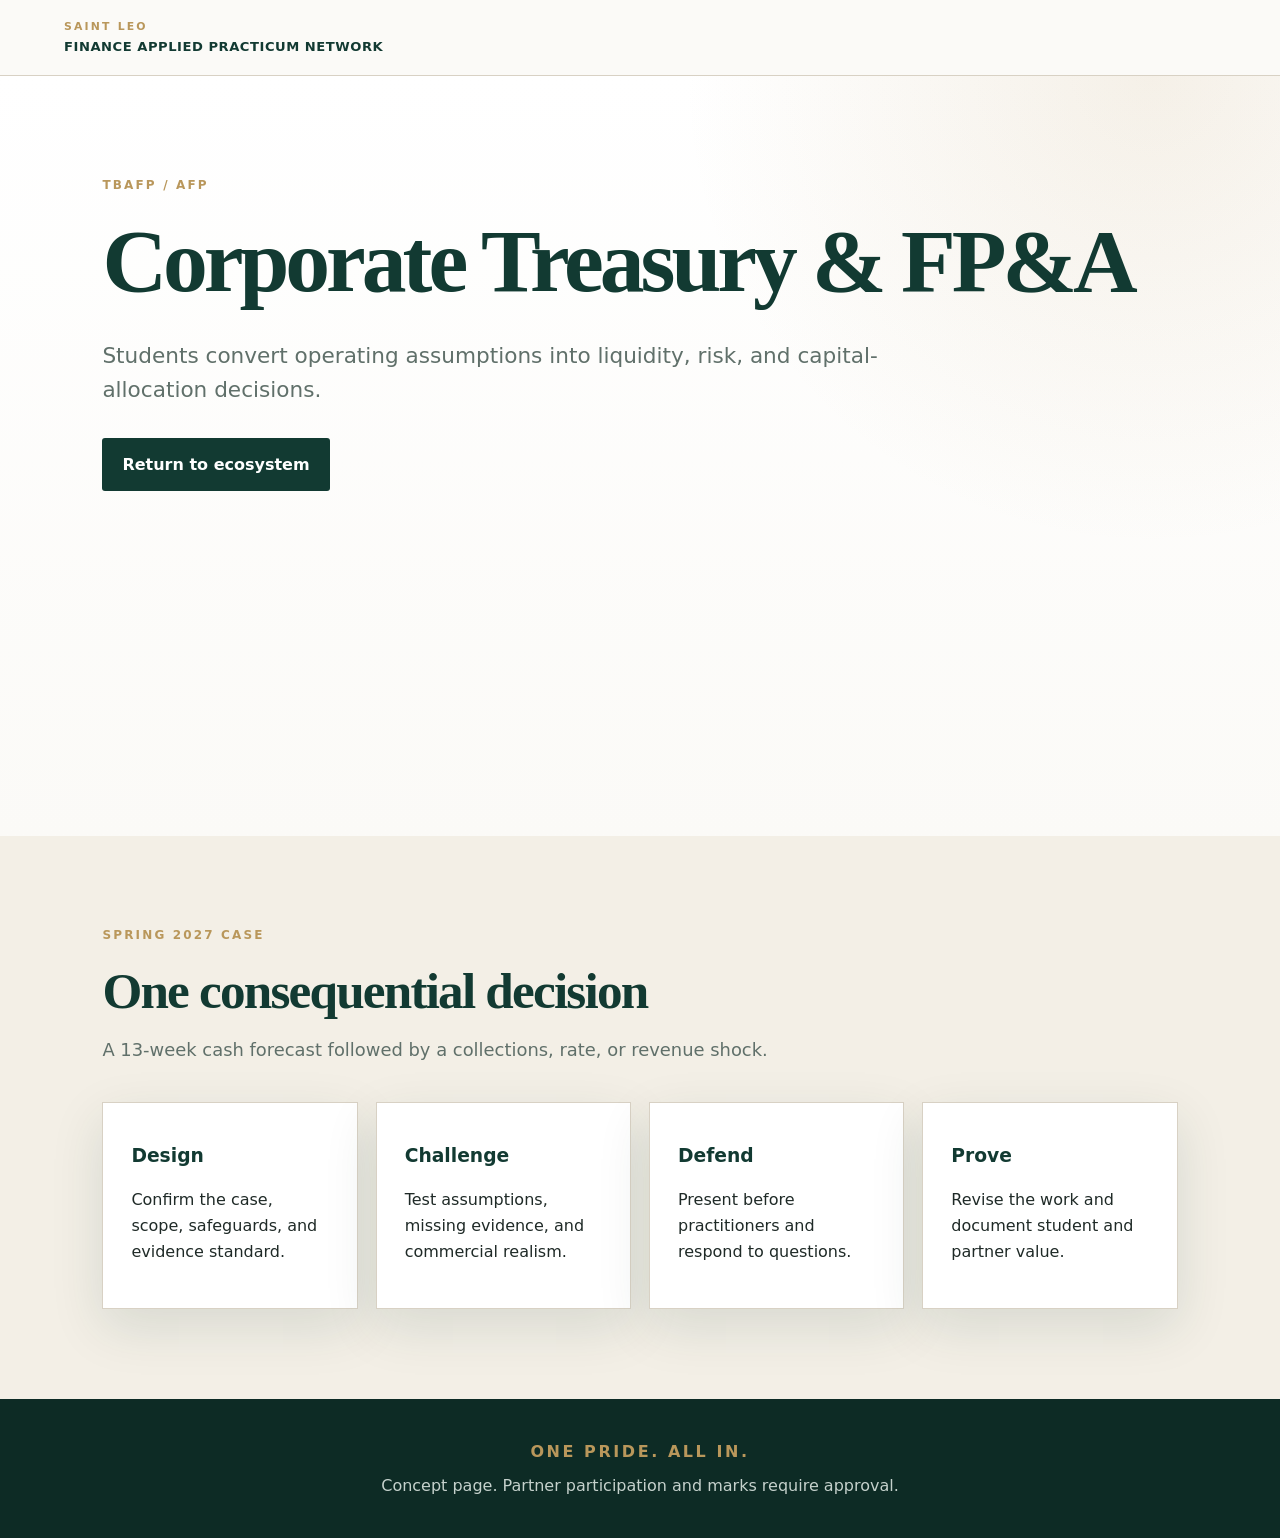
<file: site/practicums/tbafp.html>
<!doctype html><html lang="en"><head><meta charset="utf-8"><meta name="viewport" content="width=device-width,initial-scale=1"><title>Corporate Treasury & FP&A</title><link rel="stylesheet" href="../assets/styles.css"></head><body><header class="nav"><a class="brand" href="../index.html"><span>SAINT LEO</span><strong>FINANCE APPLIED PRACTICUM NETWORK</strong></a></header><main><section class="hero"><div class="eyebrow">TBAFP / AFP</div><h1>Corporate Treasury & FP&A</h1><p class="lede">Students convert operating assumptions into liquidity, risk, and capital-allocation decisions.</p><div class="actions"><a class="button primary" href="../index.html#pathways">Return to ecosystem</a></div></section><section class="section light"><div class="eyebrow">SPRING 2027 CASE</div><h2>One consequential decision</h2><p class="intro">A 13-week cash forecast followed by a collections, rate, or revenue shock.</p><div class="grid four"><article><h3>Design</h3><p>Confirm the case, scope, safeguards, and evidence standard.</p></article><article><h3>Challenge</h3><p>Test assumptions, missing evidence, and commercial realism.</p></article><article><h3>Defend</h3><p>Present before practitioners and respond to questions.</p></article><article><h3>Prove</h3><p>Revise the work and document student and partner value.</p></article></div></section></main><footer><strong>ONE PRIDE. ALL IN.</strong><span>Concept page. Partner participation and marks require approval.</span></footer></body></html>
</file>
<file: site/assets/styles.css>
:root{--forest:#123a32;--forest2:#1d5145;--gold:#b9975b;--cream:#f3efe6;--paper:#fbfaf7;--ink:#1f2a27;--slate:#60706a;--line:#d8d1c4;--white:#fff;--shadow:0 18px 50px rgba(18,58,50,.12)}
*{box-sizing:border-box}html{scroll-behavior:smooth}body{margin:0;background:var(--paper);color:var(--ink);font-family:Inter,ui-sans-serif,system-ui,-apple-system,"Segoe UI",sans-serif;line-height:1.6}.nav{position:sticky;top:0;z-index:20;display:flex;justify-content:space-between;align-items:center;padding:18px clamp(22px,5vw,76px);background:rgba(251,250,247,.94);border-bottom:1px solid var(--line);backdrop-filter:blur(12px)}.brand{text-decoration:none;color:var(--forest);display:grid;gap:1px}.brand span{font-size:.68rem;letter-spacing:.2em;color:var(--gold);font-weight:800}.brand strong{font-size:.82rem;letter-spacing:.04em}.nav nav{display:flex;gap:28px}.nav nav a{color:var(--forest);text-decoration:none;font-weight:700;font-size:.86rem}.hero{padding:100px clamp(22px,8vw,130px) 70px;min-height:760px;background:radial-gradient(circle at 90% 0,rgba(185,151,91,.14),transparent 34%),linear-gradient(180deg,#fff,var(--paper))}.eyebrow{color:var(--gold);font-weight:900;font-size:.75rem;letter-spacing:.18em;margin-bottom:18px}.hero h1,.section h2,.cta h2{font-family:Georgia,serif;color:var(--forest);line-height:1.06;margin:0}.hero h1{font-size:clamp(3rem,7vw,6.7rem);max-width:1200px;letter-spacing:-.045em}.hero h1 em{font-style:normal;color:var(--gold)}.lede{font-size:clamp(1.05rem,2vw,1.35rem);max-width:800px;color:var(--slate);margin:30px 0}.actions{display:flex;gap:12px;flex-wrap:wrap}.button{padding:14px 20px;border-radius:3px;text-decoration:none;font-weight:850}.primary{background:var(--forest);color:#fff}.secondary{border:1px solid var(--forest);color:var(--forest)}.proof{display:grid;grid-template-columns:repeat(4,1fr);gap:1px;background:var(--line);margin-top:80px;border:1px solid var(--line)}.proof div{background:#fff;padding:24px}.proof strong{display:block;color:var(--forest);font:700 2rem Georgia}.proof span{color:var(--slate);font-size:.85rem}.section{padding:90px clamp(22px,8vw,130px)}.section.light{background:var(--cream)}.section.dark{background:var(--forest);color:#fff}.section h2,.cta h2{font-size:clamp(2.2rem,4vw,4.1rem);letter-spacing:-.035em;max-width:980px}.dark h2{color:#fff}.intro{max-width:850px;font-size:1.12rem;color:var(--slate)}.dark .intro{color:#d9e4df}.grid{display:grid;gap:18px;margin-top:38px}.grid.four{grid-template-columns:repeat(4,1fr)}.grid article,.pathways article,.pilot-grid div{background:#fff;border:1px solid var(--line);padding:28px;box-shadow:var(--shadow)}.grid article span{color:var(--gold);font-weight:900}.grid h3,.pathways h3,.pilot-grid h3{color:var(--forest);margin:10px 0 6px}.pathways{display:grid;grid-template-columns:repeat(12,1fr);gap:18px;margin-top:38px}.pathways article{grid-column:span 4}.pathways article:nth-child(4),.pathways article:nth-child(5){grid-column:span 6}.pathways .featured{background:var(--forest);color:#fff;border-color:var(--gold)}.pathways .featured h3{color:#fff}.tag{font-size:.7rem;color:var(--gold);font-weight:900;letter-spacing:.12em}.pathways a{color:var(--forest);font-weight:850}.featured a{color:var(--gold)}.pilot-grid{display:grid;grid-template-columns:repeat(3,1fr);gap:18px;margin:36px 0}.pilot-grid div{box-shadow:none}.timeline{display:grid;grid-template-columns:repeat(5,1fr);gap:1px;padding:0;list-style:none;background:rgba(255,255,255,.22)}.timeline li{background:var(--forest2);padding:22px}.timeline strong{display:block;color:var(--gold)}.timeline span{font-size:.86rem;color:#d9e4df}.cta{padding:95px clamp(22px,8vw,130px);background:linear-gradient(135deg,var(--gold),#d3bc8e)}.cta .eyebrow{color:var(--forest)}.cta p{max-width:850px;font-size:1.12rem}footer{display:grid;gap:8px;text-align:center;padding:40px;background:#0d2b25;color:#fff}footer strong{color:var(--gold);letter-spacing:.16em}footer span,footer small{color:#c5d1cc}@media(max-width:900px){.nav nav{display:none}.proof,.grid.four,.pilot-grid,.timeline{grid-template-columns:1fr 1fr}.pathways article,.pathways article:nth-child(4),.pathways article:nth-child(5){grid-column:span 12}.hero{min-height:auto}}@media(max-width:600px){.proof,.grid.four,.pilot-grid,.timeline{grid-template-columns:1fr}.hero{padding-top:65px}.hero h1{font-size:3rem}.section{padding-top:65px;padding-bottom:65px}}
</file>
